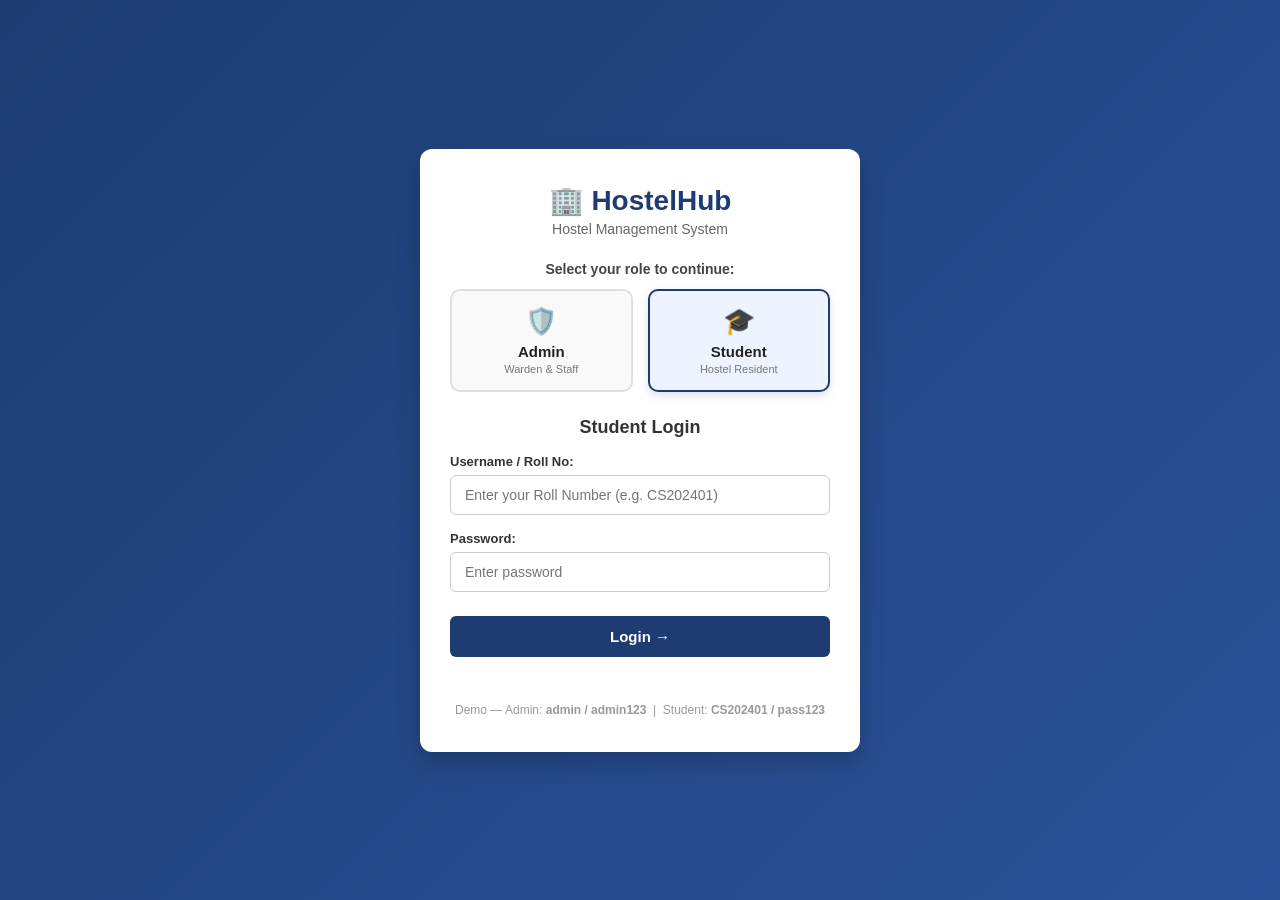
<file: frontend/index.html>
<!DOCTYPE html>
<html lang="en">
<head>
    <meta charset="UTF-8">
    <meta name="viewport" content="width=device-width, initial-scale=1.0">
    <title>HostelHub - Login</title>
    <link rel="stylesheet" href="style.css">
</head>
<body>

    <div class="login-container">

        <!-- Header / Branding -->
        <div class="login-header">
            <h1>🏢 HostelHub</h1>
            <p>Hostel Management System</p>
        </div>

        <!-- Role Selection Cards -->
        <p class="section-title">Select your role to continue:</p>

        <div class="role-container">
            <div class="role-card" id="admin-card">
                <div class="role-icon">🛡️</div>
                <h3>Admin</h3>
                <p>Warden &amp; Staff</p>
            </div>
            <div class="role-card" id="student-card">
                <div class="role-icon">🎓</div>
                <h3>Student</h3>
                <p>Hostel Resident</p>
            </div>
        </div>

        <!-- Login Form -->
        <form id="login-form">
            <!-- Hidden field — stores which role is currently selected -->
            <input type="hidden" id="selected-role" value="student">

            <h2 id="form-heading">Student Login</h2>

            <div class="form-group">
                <label for="username">Username / Roll No:</label>
                <input type="text" id="username" name="username"
                    placeholder="Enter your Roll Number (e.g. CS202401)" required>
            </div>

            <div class="form-group">
                <label for="password">Password:</label>
                <input type="password" id="password" name="password"
                    placeholder="Enter password" required>
            </div>

            <button type="submit" id="login-btn">Login →</button>

            <p id="error-message"></p>
        </form>

        <p style="text-align:center;font-size:12px;color:#999;margin-top:16px;">
            Demo — Admin: <strong>admin / admin123</strong> &nbsp;|&nbsp; Student: <strong>CS202401 / pass123</strong>
        </p>

    </div>

    <script src="login.js"></script>
</body>
</html>
</file>
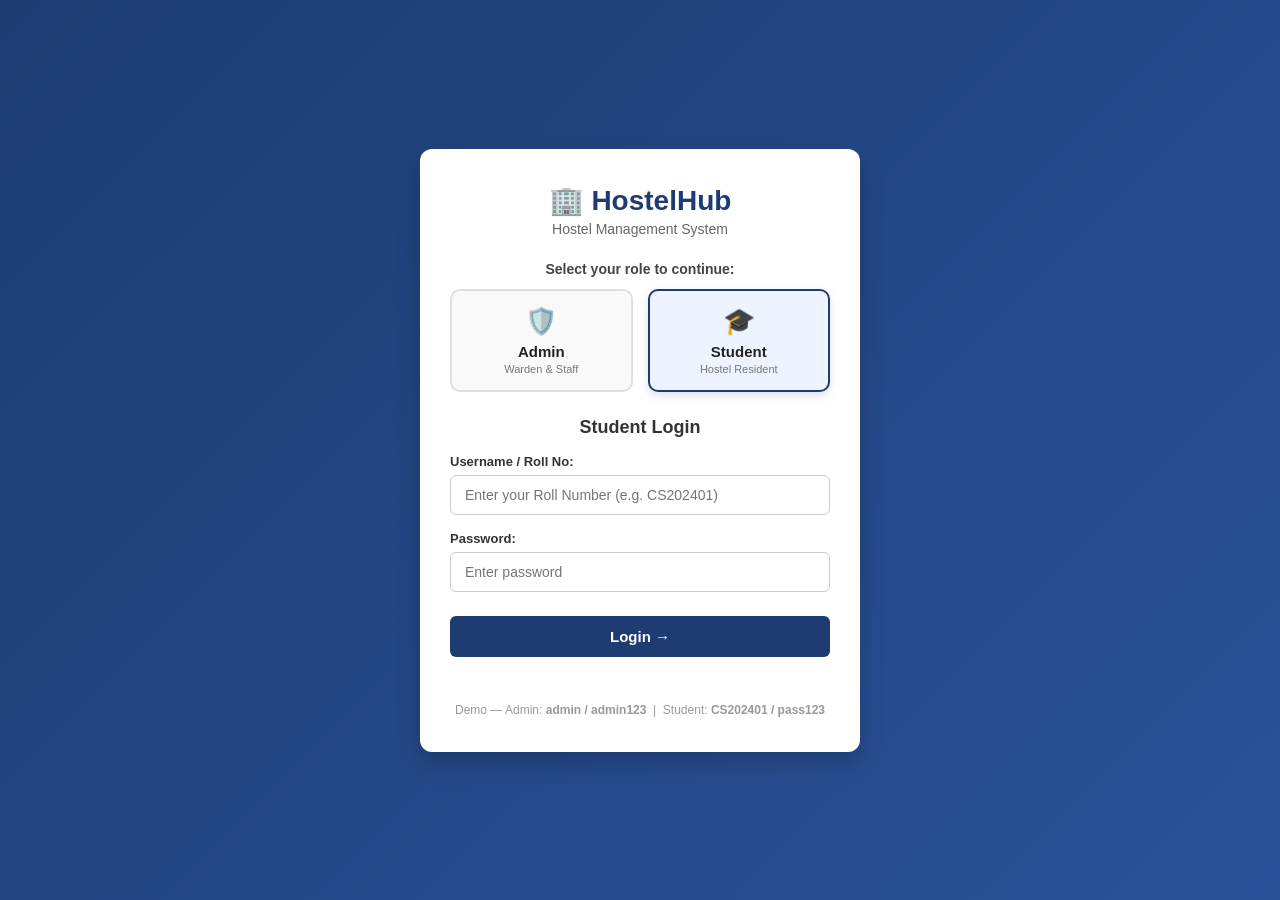
<file: frontend/admin/complaints.html>
<!DOCTYPE html>
<html lang="en">
<head>
    <meta charset="UTF-8">
    <meta name="viewport" content="width=device-width, initial-scale=1.0">
    <title>HostelHub - Complaint Management</title>
    <link rel="stylesheet" href="admin.css">
</head>
<body>

<div class="dashboard-layout">

    <aside class="sidebar">
        <div class="sidebar-brand">
            <h2>🏢 HostelHub</h2>
            <span class="role-badge">Admin Portal</span>
        </div>
        <nav class="sidebar-menu">
            <a href="dashboard.html"  class="nav-item">📊 Dashboard</a>
            <a href="students.html"   class="nav-item">👥 Students</a>
            <a href="rooms.html"      class="nav-item">🛏️ Rooms</a>
            <a href="fees.html"       class="nav-item">💳 Fees &amp; Payments</a>
            <a href="complaints.html" class="nav-item active">📝 Complaints</a>
            <a href="../index.html"   class="nav-item logout-item" id="logout-btn">🚪 Logout</a>
        </nav>
    </aside>

    <main class="main-content">

        <header class="topbar">
            <div class="topbar-title">
                <h1>Complaint Management</h1>
                <p>Review student issues and update resolution status</p>
            </div>
            <div class="user-profile">
                <span class="avatar">👨‍💼</span>
                <span class="username" id="topbar-name">Admin</span>
            </div>
        </header>

        <div class="table-section">
            <div class="toolbar">
                <div style="display:flex;gap:10px;flex-wrap:wrap;">
                    <input type="text" id="complaint-search" class="search-input" placeholder="🔍 Search by name or room...">
                    <select id="category-filter" class="filter-select">
                        <option value="all">All Categories</option>
                        <option value="Electrical">Electrical</option>
                        <option value="Plumbing">Plumbing</option>
                        <option value="Internet">Internet</option>
                        <option value="Cleanliness">Cleanliness</option>
                        <option value="Furniture">Furniture</option>
                    </select>
                    <select id="status-filter" class="filter-select">
                        <option value="all">All Status</option>
                        <option value="Pending">Pending</option>
                        <option value="In Progress">In Progress</option>
                        <option value="Resolved">Resolved</option>
                    </select>
                </div>
            </div>

            <table class="data-table">
                <thead>
                    <tr>
                        <th>Ticket ID</th>
                        <th>Student Name</th>
                        <th>Roll No</th>
                        <th>Room No</th>
                        <th>Category</th>
                        <th>Title</th>
                        <th>Date Filed</th>
                        <th>Status</th>
                        <th>Action</th>
                    </tr>
                </thead>
                <tbody id="complaints-tbody">
                    <tr><td colspan="9" style="text-align:center;padding:20px;">Loading...</td></tr>
                </tbody>
            </table>
        </div>
    </main>
</div>

<script>
    const API = 'http://127.0.0.1:8000';

    if (!localStorage.getItem('userRole') || localStorage.getItem('userRole') !== 'admin') {
        window.location.href = '../index.html';
    }
    document.getElementById('topbar-name').textContent = localStorage.getItem('userName') || 'Admin';

    document.getElementById('logout-btn').addEventListener('click', e => {
        e.preventDefault(); localStorage.clear(); window.location.href = '../index.html';
    });

    let allComplaints = [];

    async function loadComplaints() {
        const res  = await fetch(`${API}/api/complaints`);
        const data = await res.json();
        allComplaints = data.complaints;
        renderTable(allComplaints);
    }

    function renderTable(complaints) {
        const tbody = document.getElementById('complaints-tbody');
        if (complaints.length === 0) {
            tbody.innerHTML = '<tr><td colspan="9" style="text-align:center;padding:20px;">No complaints found.</td></tr>';
            return;
        }
        tbody.innerHTML = complaints.map(c => {
            const badgeClass = c.status === 'Resolved'    ? 'badge-resolved'
                             : c.status === 'In Progress' ? 'badge-progress'
                             : 'badge-pending';

            // Next status button logic
            let actionBtn = '';
            if (c.status === 'Pending') {
                actionBtn = `<button class="btn-sm btn-allocate" onclick="updateStatus(${c.id},'In Progress')">▶ Start</button>`;
            } else if (c.status === 'In Progress') {
                actionBtn = `<button class="btn-sm btn-allocate" style="background:#16a34a" onclick="updateStatus(${c.id},'Resolved')">✔ Resolve</button>`;
            } else {
                actionBtn = `<button class="btn-sm btn-manage" onclick="updateStatus(${c.id},'Pending')">↩ Reopen</button>`;
            }

            const date = c.date_filed ? new Date(c.date_filed).toLocaleDateString('en-IN') : '-';
            return `
            <tr>
                <td><strong>#CMP-${c.id}</strong></td>
                <td>${c.student_name}</td>
                <td>${c.roll_no}</td>
                <td>${c.room_no || '-'}</td>
                <td>${c.category}</td>
                <td>${c.title}</td>
                <td>${date}</td>
                <td><span class="badge ${badgeClass}">${c.status}</span></td>
                <td style="display:flex;gap:6px;">
                    ${actionBtn}
                    <button class="btn-sm" style="background:#ef4444;color:#fff;" onclick="deleteComplaint(${c.id})">🗑️</button>
                </td>
            </tr>`;
        }).join('');
    }

    async function updateStatus(id, newStatus) {
        const res  = await fetch(`${API}/api/complaints/${id}`, {
            method:  'PUT',
            headers: { 'Content-Type': 'application/json' },
            body:    JSON.stringify({ status: newStatus })
        });
        const data = await res.json();
        if (data.success) loadComplaints();
    }

    async function deleteComplaint(id) {
        if (!confirm('Delete this complaint?')) return;
        await fetch(`${API}/api/complaints/${id}`, { method: 'DELETE' });
        loadComplaints();
    }

    function applyFilters() {
        const q        = document.getElementById('complaint-search').value.toLowerCase();
        const category = document.getElementById('category-filter').value;
        const status   = document.getElementById('status-filter').value;
        renderTable(allComplaints.filter(c => {
            const matchQ = c.student_name.toLowerCase().includes(q) || (c.room_no || '').toLowerCase().includes(q);
            const matchC = category === 'all' || c.category === category;
            const matchS = status   === 'all' || c.status   === status;
            return matchQ && matchC && matchS;
        }));
    }
    document.getElementById('complaint-search').addEventListener('input', applyFilters);
    document.getElementById('category-filter').addEventListener('change', applyFilters);
    document.getElementById('status-filter').addEventListener('change', applyFilters);

    loadComplaints();
</script>

</body>
</html>
</file>
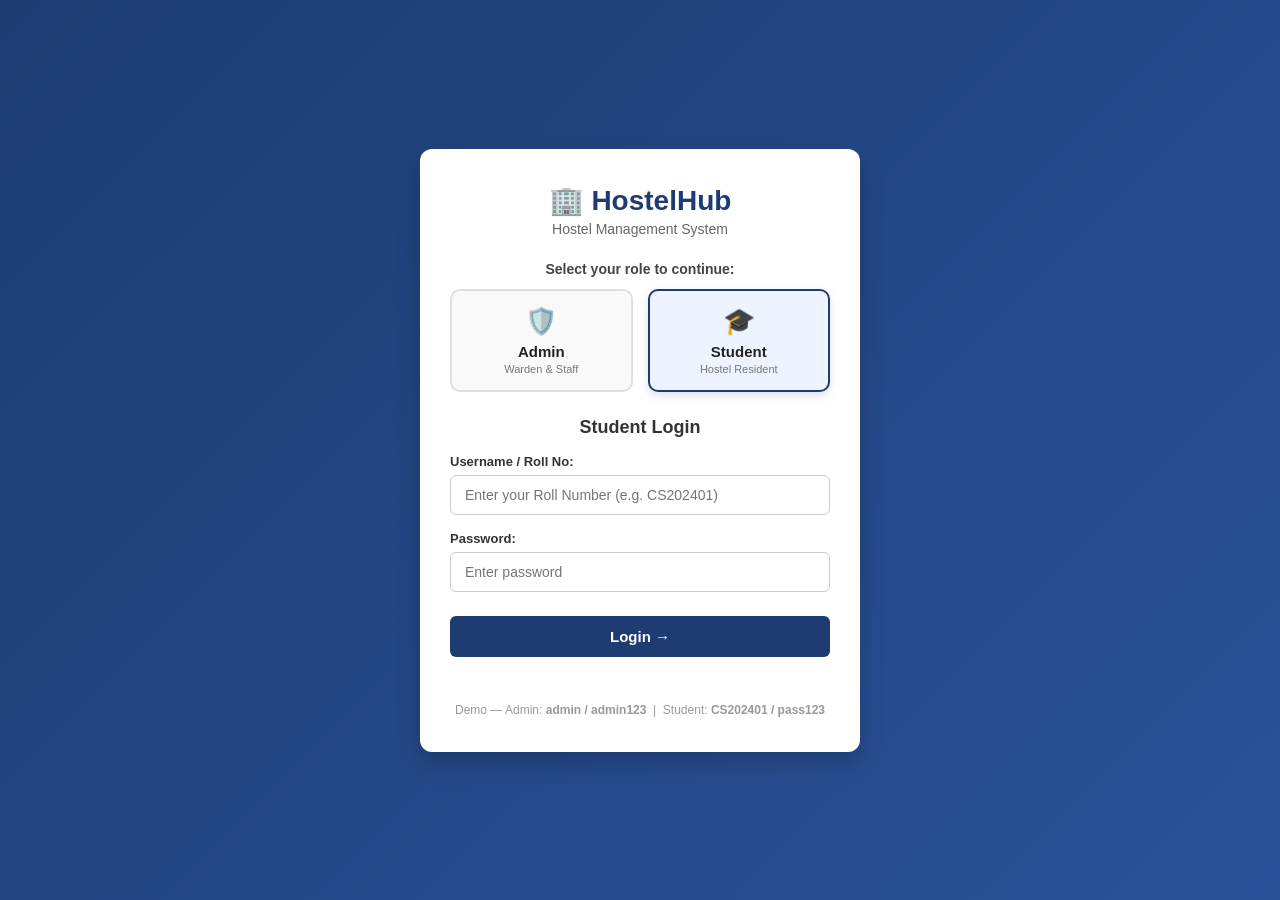
<file: frontend/admin/dashboard.html>
<!DOCTYPE html>
<html lang="en">
<head>
    <meta charset="UTF-8">
    <meta name="viewport" content="width=device-width, initial-scale=1.0">
    <title>HostelHub - Admin Dashboard</title>
    <link rel="stylesheet" href="admin.css">
</head>
<body>

<div class="dashboard-layout">

    <!-- Sidebar -->
    <aside class="sidebar">
        <div class="sidebar-brand">
            <h2>🏢 HostelHub</h2>
            <span class="role-badge">Admin Portal</span>
        </div>
        <nav class="sidebar-menu">
            <a href="dashboard.html" class="nav-item active">📊 Dashboard</a>
            <a href="students.html" class="nav-item">👥 Students</a>
            <a href="rooms.html"    class="nav-item">🛏️ Rooms</a>
            <a href="fees.html"     class="nav-item">💳 Fees &amp; Payments</a>
            <a href="complaints.html" class="nav-item">📝 Complaints</a>
            <a href="../index.html" class="nav-item logout-item" id="logout-btn">🚪 Logout</a>
        </nav>
    </aside>

    <!-- Main Content -->
    <main class="main-content">

        <header class="topbar">
            <div class="topbar-title">
                <h1>Dashboard Overview</h1>
                <p>Welcome back, <span id="admin-name">Admin</span>!</p>
            </div>
            <div class="user-profile">
                <span class="avatar">👨‍💼</span>
                <span class="username" id="topbar-name">Admin User</span>
            </div>
        </header>

        <!-- Stats Cards (filled by JS from API) -->
        <section class="stats-grid">
            <div class="stat-card">
                <div class="stat-icon">👥</div>
                <div class="stat-info">
                    <h3>Total Students</h3>
                    <p class="stat-number" id="stat-students">...</p>
                    <span class="stat-subtext">Active residents</span>
                </div>
            </div>
            <div class="stat-card">
                <div class="stat-icon">🛏️</div>
                <div class="stat-info">
                    <h3>Beds Available</h3>
                    <p class="stat-number" id="stat-rooms">...</p>
                    <span class="stat-subtext" id="stat-rooms-sub">Out of total rooms</span>
                </div>
            </div>
            <div class="stat-card">
                <div class="stat-icon">💳</div>
                <div class="stat-info">
                    <h3>Pending Fees</h3>
                    <p class="stat-number" id="stat-fees">...</p>
                    <span class="stat-subtext">Outstanding dues</span>
                </div>
            </div>
            <div class="stat-card">
                <div class="stat-icon">⚠️</div>
                <div class="stat-info">
                    <h3>Open Complaints</h3>
                    <p class="stat-number" id="stat-complaints">...</p>
                    <span class="stat-subtext">Requires attention</span>
                </div>
            </div>
        </section>

        <!-- Recent Complaints Table -->
        <section class="table-section">
            <div class="section-header">
                <h2>Recent Student Complaints</h2>
            </div>
            <table class="data-table">
                <thead>
                    <tr>
                        <th>ID</th>
                        <th>Student Name</th>
                        <th>Room No</th>
                        <th>Category</th>
                        <th>Title</th>
                        <th>Status</th>
                    </tr>
                </thead>
                <tbody id="complaints-tbody">
                    <tr><td colspan="6" style="text-align:center;padding:20px;">Loading...</td></tr>
                </tbody>
            </table>
        </section>

    </main>
</div>

<script>
    const API = 'http://127.0.0.1:8000';

    // ── Auth guard: redirect to login if not logged in ──
    const role = localStorage.getItem('userRole');
    const name = localStorage.getItem('userName');
    if (!role || role !== 'admin') {
        window.location.href = '../index.html';
    }
    document.getElementById('admin-name').textContent  = name || 'Admin';
    document.getElementById('topbar-name').textContent = name || 'Admin User';

    // ── Logout ──
    document.getElementById('logout-btn').addEventListener('click', function(e) {
        e.preventDefault();
        localStorage.clear();
        window.location.href = '../index.html';
    });

    // ── Load dashboard stats from API ──
    async function loadStats() {
        try {
            const res  = await fetch(`${API}/api/dashboard/stats`);
            const data = await res.json();
            document.getElementById('stat-students').textContent   = data.total_students;
            document.getElementById('stat-rooms').textContent      = data.available_rooms + ' / ' + data.total_rooms;
            document.getElementById('stat-fees').textContent       = '₹' + Number(data.pending_fees).toLocaleString('en-IN');
            document.getElementById('stat-complaints').textContent = data.open_complaints;
        } catch(e) {
            console.error('Stats load failed:', e);
        }
    }

    // ── Load recent complaints ──
    async function loadComplaints() {
        try {
            const res  = await fetch(`${API}/api/complaints`);
            const data = await res.json();
            const tbody = document.getElementById('complaints-tbody');
            tbody.innerHTML = '';

            const recent = data.complaints.slice(0, 5); // Show only 5 most recent
            if (recent.length === 0) {
                tbody.innerHTML = '<tr><td colspan="6" style="text-align:center;padding:20px;">No complaints yet.</td></tr>';
                return;
            }

            recent.forEach(c => {
                const badgeClass = c.status === 'Resolved'    ? 'badge-resolved'
                                 : c.status === 'In Progress' ? 'badge-progress'
                                 : 'badge-pending';
                tbody.innerHTML += `
                <tr>
                    <td><strong>#${c.id}</strong></td>
                    <td>${c.student_name}</td>
                    <td>${c.room_no || '-'}</td>
                    <td>${c.category}</td>
                    <td>${c.title}</td>
                    <td><span class="badge ${badgeClass}">${c.status}</span></td>
                </tr>`;
            });
        } catch(e) {
            document.getElementById('complaints-tbody').innerHTML =
                '<tr><td colspan="6" style="text-align:center;color:red;">Could not load complaints.</td></tr>';
        }
    }

    loadStats();
    loadComplaints();
</script>

</body>
</html>
</file>
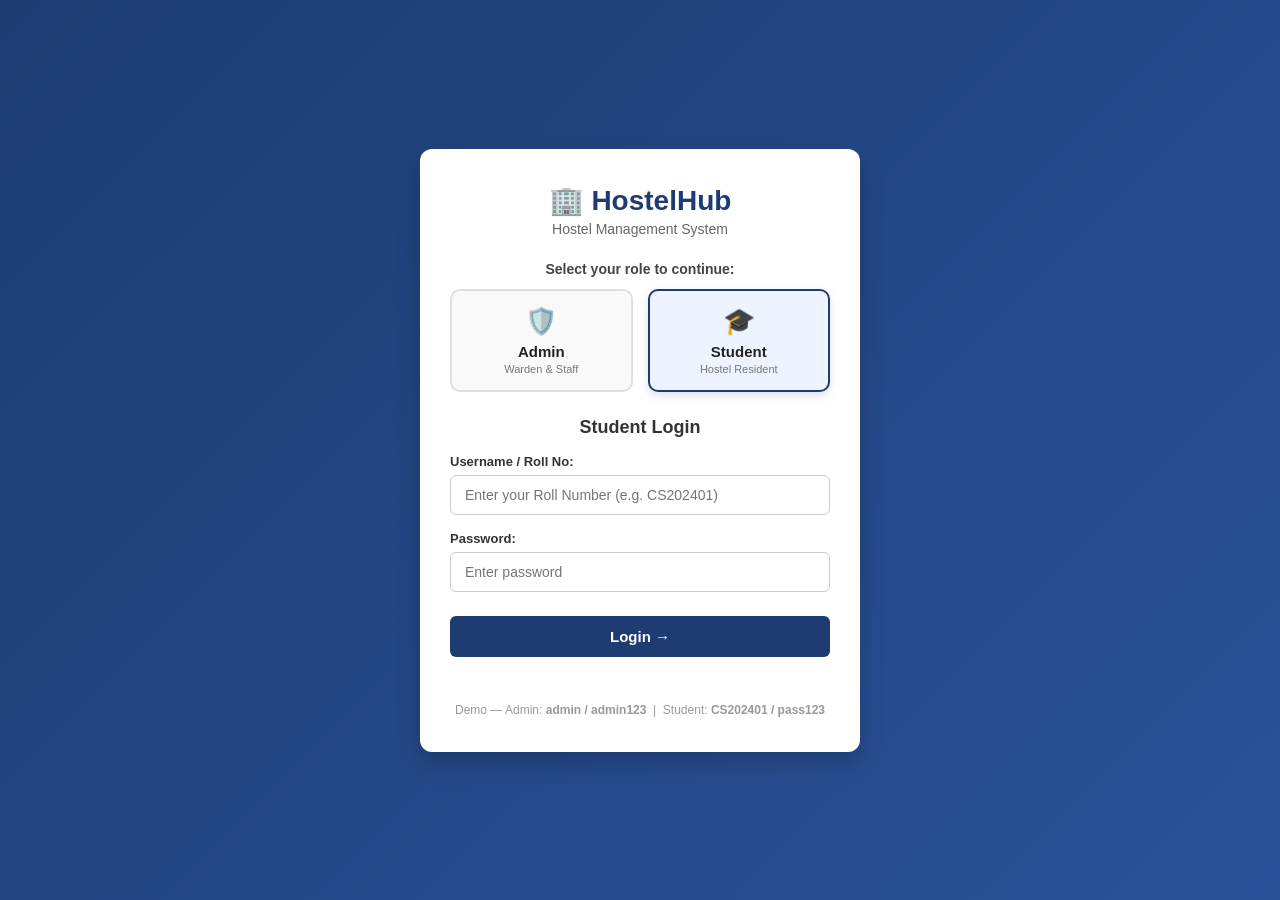
<file: frontend/admin/fees.html>
<!DOCTYPE html>
<html lang="en">
<head>
    <meta charset="UTF-8">
    <meta name="viewport" content="width=device-width, initial-scale=1.0">
    <title>HostelHub - Fee Management</title>
    <link rel="stylesheet" href="admin.css">
</head>
<body>

<div class="dashboard-layout">

    <aside class="sidebar">
        <div class="sidebar-brand">
            <h2>🏢 HostelHub</h2>
            <span class="role-badge">Admin Portal</span>
        </div>
        <nav class="sidebar-menu">
            <a href="dashboard.html"  class="nav-item">📊 Dashboard</a>
            <a href="students.html"   class="nav-item">👥 Students</a>
            <a href="rooms.html"      class="nav-item">🛏️ Rooms</a>
            <a href="fees.html"       class="nav-item active">💳 Fees &amp; Payments</a>
            <a href="complaints.html" class="nav-item">📝 Complaints</a>
            <a href="../index.html"   class="nav-item logout-item" id="logout-btn">🚪 Logout</a>
        </nav>
    </aside>

    <main class="main-content">

        <header class="topbar">
            <div class="topbar-title">
                <h1>Fee &amp; Payment Management</h1>
                <p>Track student hostel fees, outstanding dues, and payment receipts</p>
            </div>
            <div class="user-profile">
                <span class="avatar">👨‍💼</span>
                <span class="username" id="topbar-name">Admin</span>
            </div>
        </header>

        <div class="table-section">
            <div class="toolbar">
                <div style="display:flex;gap:10px;">
                    <input type="text" id="fee-search" class="search-input" placeholder="🔍 Search student or receipt...">
                    <select id="status-filter" class="filter-select">
                        <option value="all">All Status</option>
                        <option value="Paid">Paid</option>
                        <option value="Pending">Pending</option>
                    </select>
                </div>
            </div>

            <table class="data-table">
                <thead>
                    <tr>
                        <th>Receipt ID</th>
                        <th>Student Name</th>
                        <th>Roll No</th>
                        <th>Room No</th>
                        <th>Total Fee</th>
                        <th>Amount Paid</th>
                        <th>Due Balance</th>
                        <th>Payment Mode</th>
                        <th>Status</th>
                        <th>Date</th>
                        <th>Action</th>
                    </tr>
                </thead>
                <tbody id="fees-tbody">
                    <tr><td colspan="11" style="text-align:center;padding:20px;">Loading...</td></tr>
                </tbody>
            </table>
        </div>
    </main>
</div>

<!-- COLLECT DUE MODAL -->
<div id="pay-modal" style="display:none;position:fixed;inset:0;background:rgba(0,0,0,0.5);z-index:1000;">
    <div style="background:#fff;width:400px;margin:120px auto;border-radius:12px;padding:30px;">
        <h2 style="margin-bottom:20px;color:#0f172a;">💳 Record Payment</h2>
        <input type="hidden" id="pay-receipt-id">
        <div class="form-group" style="margin-bottom:14px;">
            <label style="display:block;font-size:13px;font-weight:600;color:#334155;margin-bottom:4px;">Amount Paid (₹)</label>
            <input type="number" id="pay-amount" class="search-input" style="width:100%" placeholder="e.g. 30000">
        </div>
        <div class="form-group" style="margin-bottom:14px;">
            <label style="display:block;font-size:13px;font-weight:600;color:#334155;margin-bottom:4px;">Payment Mode</label>
            <select id="pay-mode" class="filter-select" style="width:100%">
                <option>Online (UPI)</option>
                <option>NetBanking</option>
                <option>Debit Card</option>
                <option>Cash</option>
            </select>
        </div>
        <div style="display:flex;gap:12px;margin-top:20px;">
            <button class="btn-primary" style="flex:1;" onclick="submitPayment()">✅ Save Payment</button>
            <button class="btn-primary" style="flex:1;background:#64748b;" onclick="document.getElementById('pay-modal').style.display='none'">✖ Cancel</button>
        </div>
    </div>
</div>

<script>
    const API = 'http://127.0.0.1:8000';

    if (!localStorage.getItem('userRole') || localStorage.getItem('userRole') !== 'admin') {
        window.location.href = '../index.html';
    }
    document.getElementById('topbar-name').textContent = localStorage.getItem('userName') || 'Admin';

    document.getElementById('logout-btn').addEventListener('click', e => {
        e.preventDefault(); localStorage.clear(); window.location.href = '../index.html';
    });

    let allFees = [];

    async function loadFees() {
        const res  = await fetch(`${API}/api/fees`);
        const data = await res.json();
        allFees = data.fees;
        renderTable(allFees);
    }

    function renderTable(fees) {
        const tbody = document.getElementById('fees-tbody');
        if (fees.length === 0) {
            tbody.innerHTML = '<tr><td colspan="11" style="text-align:center;padding:20px;">No fee records found.</td></tr>';
            return;
        }
        tbody.innerHTML = fees.map(f => `
            <tr>
                <td><strong>#${f.receipt_id}</strong></td>
                <td>${f.name}</td>
                <td>${f.roll_no}</td>
                <td>${f.room_no || '-'}</td>
                <td>₹${Number(f.total_fee).toLocaleString('en-IN')}</td>
                <td>₹${Number(f.amount_paid).toLocaleString('en-IN')}</td>
                <td>₹${Number(f.due_balance).toLocaleString('en-IN')}</td>
                <td>${f.payment_mode || '-'}</td>
                <td><span class="badge ${f.status === 'Paid' ? 'badge-resolved' : 'badge-pending'}">${f.status}</span></td>
                <td>${f.date_paid || '-'}</td>
                <td>
                    ${f.status === 'Pending'
                        ? `<button class="btn-sm btn-allocate" onclick="openPayModal('${f.receipt_id}', ${f.total_fee})">Collect Due</button>`
                        : `<button class="btn-sm btn-manage">View Receipt</button>`
                    }
                </td>
            </tr>`).join('');
    }

    function applyFilters() {
        const q      = document.getElementById('fee-search').value.toLowerCase();
        const status = document.getElementById('status-filter').value;
        renderTable(allFees.filter(f => {
            const matchQ = f.name.toLowerCase().includes(q) || f.receipt_id.toLowerCase().includes(q) || f.roll_no.toLowerCase().includes(q);
            const matchS = status === 'all' || f.status === status;
            return matchQ && matchS;
        }));
    }
    document.getElementById('fee-search').addEventListener('input', applyFilters);
    document.getElementById('status-filter').addEventListener('change', applyFilters);

    function openPayModal(receiptId, totalFee) {
        document.getElementById('pay-receipt-id').value = receiptId;
        document.getElementById('pay-amount').value     = totalFee;
        document.getElementById('pay-modal').style.display = 'block';
    }

    async function submitPayment() {
        const receiptId = document.getElementById('pay-receipt-id').value;
        const amount    = parseFloat(document.getElementById('pay-amount').value);
        const mode      = document.getElementById('pay-mode').value;

        const res  = await fetch(`${API}/api/fees/${receiptId}`, {
            method:  'PUT',
            headers: { 'Content-Type': 'application/json' },
            body:    JSON.stringify({ amount_paid: amount, payment_mode: mode })
        });
        const data = await res.json();
        alert(data.message);
        document.getElementById('pay-modal').style.display = 'none';
        loadFees();
    }

    loadFees();
</script>

</body>
</html>
</file>
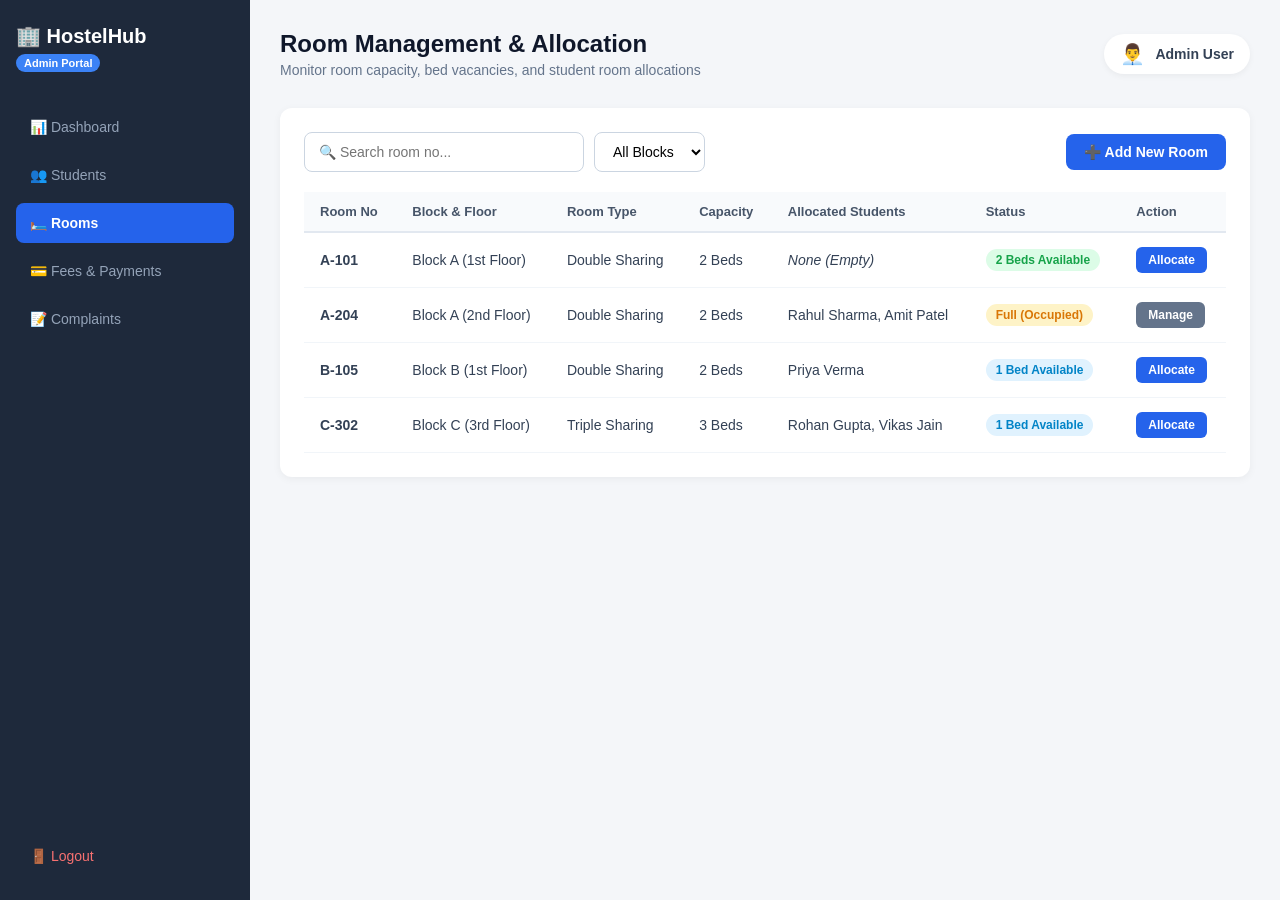
<file: frontend/admin/rooms.html>
<!DOCTYPE html>
<html lang="en">

<head>
    <meta charset="UTF-8">
    <meta name="viewport" content="width=device-width, initial-scale=1.0">
    <title>HostelHub - Room Management</title>
    <link rel="stylesheet" href="admin.css">
</head>

<body>

    <div class="dashboard-layout">

        <!-- 1. Left Sidebar Navigation -->
        <aside class="sidebar">
            <div class="sidebar-brand">
                <h2>🏢 HostelHub</h2>
                <span class="role-badge">Admin Portal</span>
            </div>

            <nav class="sidebar-menu">
                <a href="dashboard.html" class="nav-item">📊 Dashboard</a>
                <a href="students.html" class="nav-item">👥 Students</a>
                <a href="rooms.html" class="nav-item active">🛏️ Rooms</a>
                <a href="fees.html" class="nav-item">💳 Fees & Payments</a>
                <a href="complaints.html" class="nav-item">📝 Complaints</a>
                <a href="../index.html" class="nav-item logout-item">🚪 Logout</a>
            </nav>
        </aside>

        <!-- 2. Main Content Area -->
        <main class="main-content">

            <!-- Top Navbar -->
            <header class="topbar">
                <div class="topbar-title">
                    <h1>Room Management & Allocation</h1>
                    <p>Monitor room capacity, bed vacancies, and student room allocations</p>
                </div>
                <div class="user-profile">
                    <span class="avatar">👨‍💼</span>
                    <span class="username">Admin User</span>
                </div>
            </header>
            <!-- 3. Toolbar (Clean classes, no inline CSS) -->
            <div class="table-section">
                <div class="toolbar">
                    <!-- Search & Filter -->
                    <div style="display: flex; gap: 10px;">
                        <input type="text" id="room-search" class="search-input" placeholder="🔍 Search room no...">
                        <select class="filter-select">
                            <option value="all">All Blocks</option>
                            <option value="A">Block A</option>
                            <option value="B">Block B</option>
                            <option value="C">Block C</option>
                        </select>
                    </div>

                    <!-- Add Room Button -->
                    <button id="add-room-btn" class="btn-primary">
                        ➕ Add New Room
                    </button>
                </div>

                <!-- 4. Rooms Table (Clean Buttons) -->
                <table class="data-table">
                    <thead>
                        <tr>
                            <th>Room No</th>
                            <th>Block & Floor</th>
                            <th>Room Type</th>
                            <th>Capacity</th>
                            <th>Allocated Students</th>
                            <th>Status</th>
                            <th>Action</th>
                        </tr>
                    </thead>
                    <tbody>
                        <tr>
                            <td><strong>A-101</strong></td>
                            <td>Block A (1st Floor)</td>
                            <td>Double Sharing</td>
                            <td>2 Beds</td>
                            <td><em>None (Empty)</em></td>
                            <td><span class="badge badge-resolved">2 Beds Available</span></td>
                            <td>
                                <button class="btn-sm btn-allocate">Allocate</button>
                            </td>
                        </tr>
                        <tr>
                            <td><strong>A-204</strong></td>
                            <td>Block A (2nd Floor)</td>
                            <td>Double Sharing</td>
                            <td>2 Beds</td>
                            <td>Rahul Sharma, Amit Patel</td>
                            <td><span class="badge badge-pending">Full (Occupied)</span></td>
                            <td>
                                <button class="btn-sm btn-manage">Manage</button>
                            </td>
                        </tr>
                        <tr>
                            <td><strong>B-105</strong></td>
                            <td>Block B (1st Floor)</td>
                            <td>Double Sharing</td>
                            <td>2 Beds</td>
                            <td>Priya Verma</td>
                            <td><span class="badge badge-progress">1 Bed Available</span></td>
                            <td>
                                <button class="btn-sm btn-allocate">Allocate</button>
                            </td>
                        </tr>
                        <tr>
                            <td><strong>C-302</strong></td>
                            <td>Block C (3rd Floor)</td>
                            <td>Triple Sharing</td>
                            <td>3 Beds</td>
                            <td>Rohan Gupta, Vikas Jain</td>
                            <td><span class="badge badge-progress">1 Bed Available</span></td>
                            <td>
                                <button class="btn-sm btn-allocate">Allocate</button>
                            </td>
                        </tr>
                    </tbody>
                </table>
            </div>

        </main>

    </div>

</body>
</html>
</file>
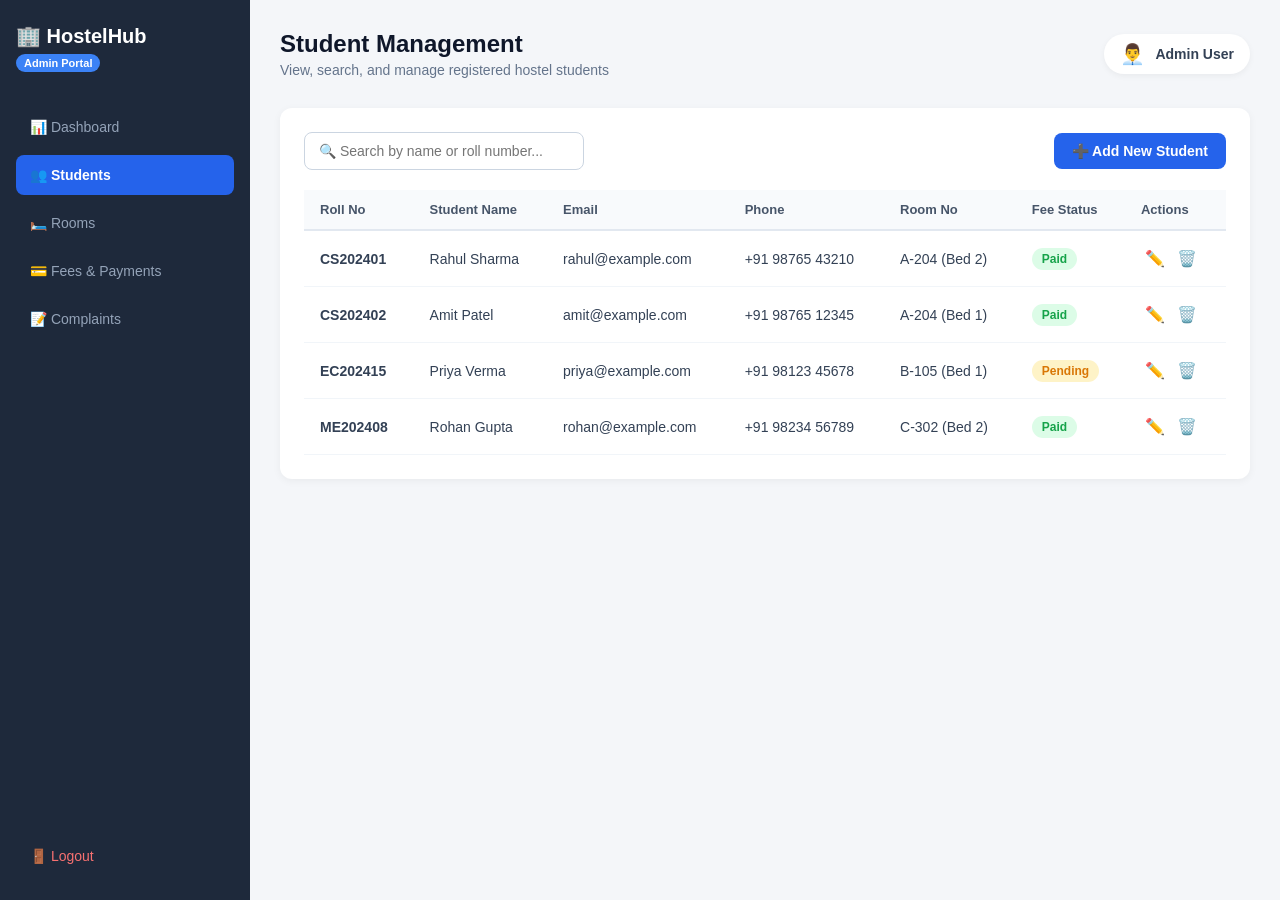
<file: frontend/admin/students.html>
<!DOCTYPE html>
<html lang="en">

<head>
    <meta charset="UTF-8">
    <meta name="viewport" content="width=device-width, initial-scale=1.0">
    <title>HostelHub - Student Management</title>
    <link rel="stylesheet" href="admin.css">
</head>

<body>

    <div class="dashboard-layout">

        <!-- 1. Left Sidebar Navigation -->
        <aside class="sidebar">
            <div class="sidebar-brand">
                <h2>🏢 HostelHub</h2>
                <span class="role-badge">Admin Portal</span>
            </div>

            <nav class="sidebar-menu">
                <a href="dashboard.html" class="nav-item">📊 Dashboard</a>
                <a href="students.html" class="nav-item active">👥 Students</a>
                <a href="rooms.html" class="nav-item">🛏️ Rooms</a>
                <a href="fees.html" class="nav-item">💳 Fees & Payments</a>
                <a href="complaints.html" class="nav-item">📝 Complaints</a>
                <a href="../index.html" class="nav-item logout-item">🚪 Logout</a>
            </nav>
        </aside>

        <!-- 2. Main Content Area -->
        <main class="main-content">

            <!-- Top Navbar -->
            <header class="topbar">
                <div class="topbar-title">
                    <h1>Student Management</h1>
                    <p>View, search, and manage registered hostel students</p>
                </div>
                <div class="user-profile">
                    <span class="avatar">👨‍💼</span>
                    <span class="username">Admin User</span>
                </div>
            </header>

            <!-- 3. Toolbar (Ab bina inline CSS ke, clean classes ke sath) -->
            <div class="table-section">
                <div class="toolbar">
                    <!-- Search Input -->
                    <input type="text" id="student-search" class="search-input"
                        placeholder="🔍 Search by name or roll number...">

                    <!-- Add Student Button -->
                    <button id="add-student-btn" class="btn-primary">
                        ➕ Add New Student
                    </button>
                </div>

                <!-- 4. Students Table (Dummy Data) -->
                <table class="data-table">
                    <thead>
                        <tr>
                            <th>Roll No</th>
                            <th>Student Name</th>
                            <th>Email</th>
                            <th>Phone</th>
                            <th>Room No</th>
                            <th>Fee Status</th>
                            <th>Actions</th>
                        </tr>
                    </thead>
                    <tbody>
                        <tr>
                            <td><strong>CS202401</strong></td>
                            <td>Rahul Sharma</td>
                            <td>rahul@example.com</td>
                            <td>+91 98765 43210</td>
                            <td>A-204 (Bed 2)</td>
                            <td><span class="badge badge-resolved">Paid</span></td>
                            <td>
                                <button class="icon-btn" title="Edit">✏️</button>
                                <button class="icon-btn" title="Delete">🗑️</button>
                            </td>
                        </tr>
                        <tr>
                            <td><strong>CS202402</strong></td>
                            <td>Amit Patel</td>
                            <td>amit@example.com</td>
                            <td>+91 98765 12345</td>
                            <td>A-204 (Bed 1)</td>
                            <td><span class="badge badge-resolved">Paid</span></td>
                            <td>
                                <button class="icon-btn" title="Edit">✏️</button>
                                <button class="icon-btn" title="Delete">🗑️</button>
                            </td>
                        </tr>
                        <tr>
                            <td><strong>EC202415</strong></td>
                            <td>Priya Verma</td>
                            <td>priya@example.com</td>
                            <td>+91 98123 45678</td>
                            <td>B-105 (Bed 1)</td>
                            <td><span class="badge badge-pending">Pending</span></td>
                            <td>
                                <button class="icon-btn" title="Edit">✏️</button>
                                <button class="icon-btn" title="Delete">🗑️</button>
                            </td>
                        </tr>
                        <tr>
                            <td><strong>ME202408</strong></td>
                            <td>Rohan Gupta</td>
                            <td>rohan@example.com</td>
                            <td>+91 98234 56789</td>
                            <td>C-302 (Bed 2)</td>
                            <td><span class="badge badge-resolved">Paid</span></td>
                            <td>
                                <button class="icon-btn" title="Edit">✏️</button>
                                <button class="icon-btn" title="Delete">🗑️</button>
                            </td>
                        </tr>
                    </tbody>
                </table>
            </div>
</file>
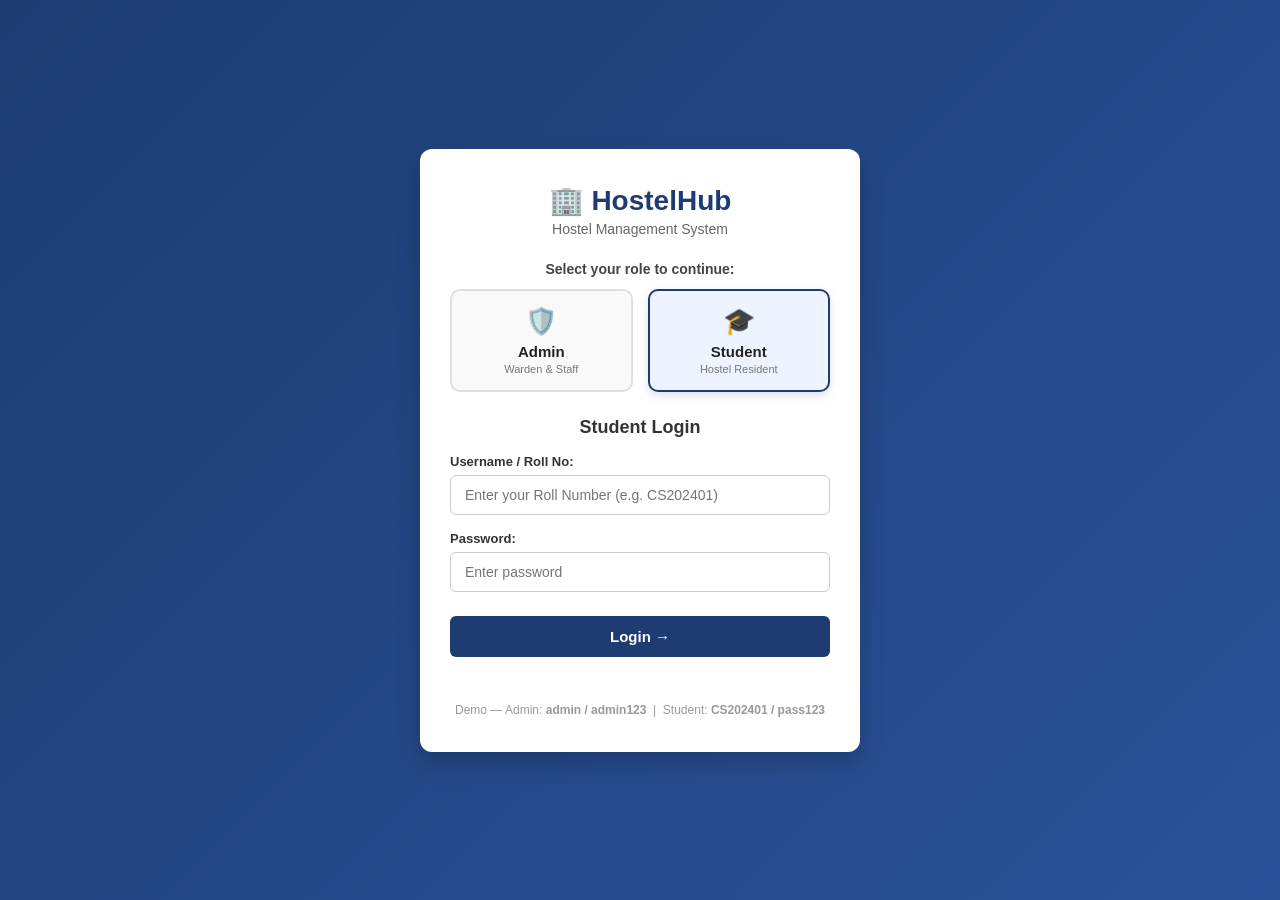
<file: frontend/student/complaints.html>
<!DOCTYPE html>
<html lang="en">
<head>
    <meta charset="UTF-8">
    <meta name="viewport" content="width=device-width, initial-scale=1.0">
    <title>HostelHub - My Complaints</title>
    <link rel="stylesheet" href="student.css">
</head>
<body>

<div class="dashboard-layout">

    <aside class="sidebar">
        <div class="sidebar-brand">
            <h2>🏢 HostelHub</h2>
            <span class="role-badge">Student Portal</span>
        </div>
        <nav class="sidebar-menu">
            <a href="dashboard.html"  class="nav-item">📊 Dashboard</a>
            <a href="room.html"       class="nav-item">🛏️ My Room</a>
            <a href="fees.html"       class="nav-item">💳 Fee Status</a>
            <a href="complaints.html" class="nav-item active">📝 My Complaints</a>
            <a href="../index.html"   class="nav-item logout-item" id="logout-btn">🚪 Logout</a>
        </nav>
    </aside>

    <main class="main-content">

        <header class="topbar">
            <div class="topbar-title">
                <h1>My Complaints &amp; Requests</h1>
                <p>Report hostel issues and track your ticket status in real time</p>
            </div>
            <div class="user-profile">
                <span class="avatar">🎓</span>
                <span class="username" id="topbar-name">Student</span>
            </div>
        </header>

        <div class="content-row">

            <!-- Left: Submit Complaint Form -->
            <section class="card-box">
                <div class="section-header">
                    <h2>📝 Submit a New Complaint</h2>
                </div>

                <form id="complaint-form">
                    <div class="form-group">
                        <label for="complaint-category">Issue Category</label>
                        <select id="complaint-category" class="form-control" required>
                            <option value="" disabled selected>-- Select category --</option>
                            <option value="Electrical">Electrical (Fan, Light, Switch)</option>
                            <option value="Plumbing">Plumbing (Tap, Leakage, Flush)</option>
                            <option value="Internet">Internet / Wi-Fi</option>
                            <option value="Cleanliness">Room / Floor Cleanliness</option>
                            <option value="Furniture">Furniture / Bed</option>
                            <option value="Other">Other</option>
                        </select>
                    </div>

                    <div class="form-group">
                        <label>Room Number</label>
                        <input type="text" id="complaint-room" class="form-control" readonly>
                    </div>

                    <div class="form-group">
                        <label for="complaint-title">Subject / Short Title</label>
                        <input type="text" id="complaint-title" class="form-control"
                            placeholder="e.g. Ceiling fan making loud noise" required>
                    </div>

                    <div class="form-group">
                        <label for="complaint-desc">Detailed Description</label>
                        <textarea id="complaint-desc" class="form-control"
                            placeholder="Describe your issue so staff can bring the right tools..." required></textarea>
                    </div>

                    <p id="form-msg" style="font-size:13px;margin-bottom:10px;"></p>
                    <button type="submit" class="btn-submit">🚀 Submit Complaint</button>
                </form>
            </section>

            <!-- Right: My Previous Complaints -->
            <section class="card-box">
                <div class="section-header">
                    <h2>📋 My Previous Complaints</h2>
                </div>
                <div id="complaints-container" style="display:flex;flex-direction:column;gap:16px;">
                    <p style="color:#94a3b8;font-size:14px;">Loading...</p>
                </div>
            </section>

        </div>

    </main>
</div>

<script>
    const API    = 'http://127.0.0.1:8000';
    const name   = localStorage.getItem('userName');
    const rollNo = localStorage.getItem('userRoll');

    if (!localStorage.getItem('userRole') || localStorage.getItem('userRole') !== 'student') {
        window.location.href = '../index.html';
    }
    document.getElementById('topbar-name').textContent = name || 'Student';

    document.getElementById('logout-btn').addEventListener('click', e => {
        e.preventDefault(); localStorage.clear(); window.location.href = '../index.html';
    });

    // Pre-fill room number from student profile
    async function prefillRoom() {
        if (!rollNo) return;
        try {
            const res  = await fetch(`${API}/api/students/${rollNo}`);
            const data = await res.json();
            if (data.success) {
                document.getElementById('complaint-room').value = data.student.room_no || '';
            }
        } catch(e) {}
    }

    // Load this student's past complaints
    async function loadComplaints() {
        if (!rollNo) {
            document.getElementById('complaints-container').innerHTML =
                '<p style="color:red;font-size:14px;">Log in to see your complaints.</p>';
            return;
        }
        try {
            const res  = await fetch(`${API}/api/complaints/student/${rollNo}`);
            const data = await res.json();
            const container = document.getElementById('complaints-container');

            if (data.complaints.length === 0) {
                container.innerHTML = '<p style="color:#94a3b8;font-size:14px;">No complaints filed yet.</p>';
                return;
            }

            container.innerHTML = data.complaints.map(c => {
                const badgeClass = c.status === 'Resolved'    ? 'badge-resolved'
                                 : c.status === 'In Progress' ? 'badge-progress'
                                 : 'badge-pending';
                const date = c.date_filed ? new Date(c.date_filed).toLocaleDateString('en-IN') : '-';
                return `
                <div class="complaint-card">
                    <div class="complaint-header">
                        <span class="complaint-id">Ticket #CMP-${c.id}</span>
                        <span class="badge ${badgeClass}">${c.status}</span>
                    </div>
                    <h3 class="complaint-title">${c.title}</h3>
                    <p class="complaint-desc">${c.description}</p>
                    <div class="complaint-meta">
                        <span>Category: ${c.category}</span> •
                        <span>Filed: ${date}</span>
                    </div>
                </div>`;
            }).join('');
        } catch(e) {
            document.getElementById('complaints-container').innerHTML =
                '<p style="color:red;font-size:14px;">Error loading complaints. Is the server running?</p>';
        }
    }

    // Submit complaint form
    document.getElementById('complaint-form').addEventListener('submit', async function(e) {
        e.preventDefault();
        const msgEl = document.getElementById('form-msg');
        msgEl.style.color = '#64748b';
        msgEl.textContent = 'Submitting...';

        const payload = {
            student_name: name   || 'Unknown',
            roll_no:      rollNo || 'N/A',
            room_no:      document.getElementById('complaint-room').value,
            category:     document.getElementById('complaint-category').value,
            title:        document.getElementById('complaint-title').value,
            description:  document.getElementById('complaint-desc').value
        };

        try {
            const res  = await fetch(`${API}/api/complaints`, {
                method:  'POST',
                headers: { 'Content-Type': 'application/json' },
                body:    JSON.stringify(payload)
            });
            const data = await res.json();

            if (data.success) {
                msgEl.style.color = '#16a34a';
                msgEl.textContent = '✅ Complaint submitted! Ticket #CMP-' + data.id;
                this.reset();
                prefillRoom();   // re-fill the room field
                loadComplaints(); // refresh the right panel
            } else {
                msgEl.style.color = 'red';
                msgEl.textContent = 'Error: ' + (data.detail || 'Could not submit.');
            }
        } catch(e) {
            msgEl.style.color = 'red';
            msgEl.textContent = 'Cannot reach backend. Is the server running?';
        }
    });

    prefillRoom();
    loadComplaints();
</script>

</body>
</html>
</file>
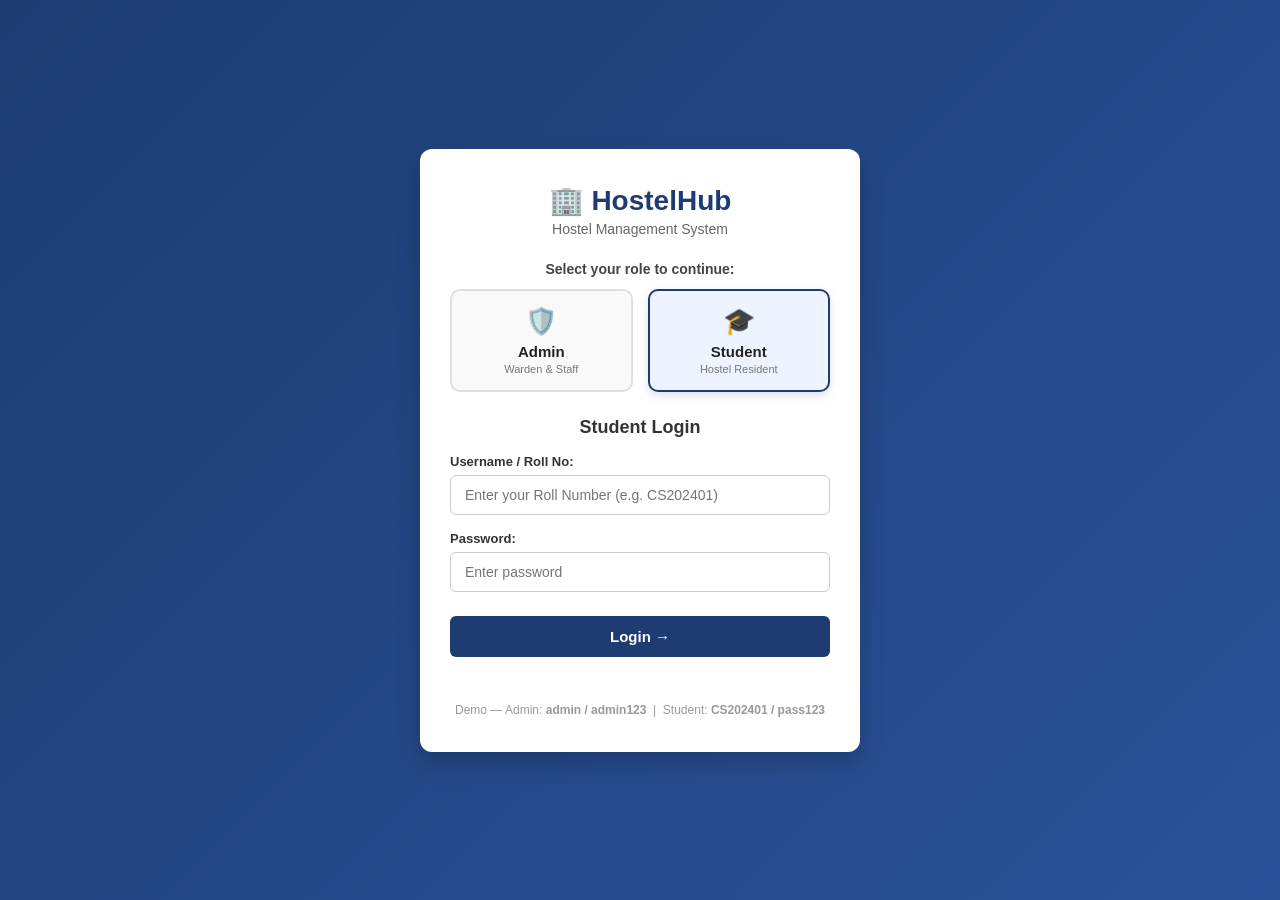
<file: frontend/student/dashboard.html>
<!DOCTYPE html>
<html lang="en">
<head>
    <meta charset="UTF-8">
    <meta name="viewport" content="width=device-width, initial-scale=1.0">
    <title>HostelHub - Student Dashboard</title>
    <link rel="stylesheet" href="student.css">
</head>
<body>

<div class="dashboard-layout">

    <aside class="sidebar">
        <div class="sidebar-brand">
            <h2>🏢 HostelHub</h2>
            <span class="role-badge">Student Portal</span>
        </div>
        <nav class="sidebar-menu">
            <a href="dashboard.html"  class="nav-item active">📊 Dashboard</a>
            <a href="room.html"       class="nav-item">🛏️ My Room</a>
            <a href="fees.html"       class="nav-item">💳 Fee Status</a>
            <a href="complaints.html" class="nav-item">📝 My Complaints</a>
            <a href="../index.html"   class="nav-item logout-item" id="logout-btn">🚪 Logout</a>
        </nav>
    </aside>

    <main class="main-content">

        <header class="topbar">
            <div class="topbar-title">
                <h1>Student Portal</h1>
                <p>Welcome back, <span id="student-greeting">Student</span>!</p>
            </div>
            <div class="user-profile">
                <span class="avatar">🎓</span>
                <span class="username" id="topbar-name">Student</span>
            </div>
        </header>

        <!-- Info Cards -->
        <section class="stats-grid">
            <div class="stat-card">
                <div class="stat-icon">🛏️</div>
                <div class="stat-info">
                    <h3>Assigned Room</h3>
                    <p class="stat-number" id="stat-room">...</p>
                    <span class="stat-subtext" id="stat-room-sub">Loading...</span>
                </div>
            </div>
            <div class="stat-card">
                <div class="stat-icon">🎓</div>
                <div class="stat-info">
                    <h3>Roll Number</h3>
                    <p class="stat-number" id="stat-roll">...</p>
                    <span class="stat-subtext" id="stat-course">Loading...</span>
                </div>
            </div>
            <div class="stat-card">
                <div class="stat-icon">💳</div>
                <div class="stat-info">
                    <h3>Fee Status</h3>
                    <p class="stat-number" id="stat-fee">...</p>
                    <span class="stat-subtext" id="stat-fee-sub">Loading...</span>
                </div>
            </div>
            <div class="stat-card">
                <div class="stat-icon">📝</div>
                <div class="stat-info">
                    <h3>My Complaints</h3>
                    <p class="stat-number" id="stat-complaints">...</p>
                    <span class="stat-subtext" id="stat-complaints-sub">Loading...</span>
                </div>
            </div>
        </section>

        <!-- Notice Board + Active Complaint -->
        <div class="content-row">

            <section class="card-box">
                <div class="section-header">
                    <h2>📢 Hostel Notice Board</h2>
                </div>
                <div class="notice-list" id="notice-list">
                    <p style="color:#94a3b8;font-size:14px;">Loading notices...</p>
                </div>
            </section>

            <section class="card-box">
                <div class="section-header">
                    <h2>🛠️ My Latest Complaint</h2>
                </div>
                <div id="latest-complaint">
                    <p style="color:#94a3b8;font-size:14px;">Loading...</p>
                </div>
            </section>

        </div>

    </main>
</div>

<script>
    const API = 'http://127.0.0.1:8000';

    const role    = localStorage.getItem('userRole');
    const name    = localStorage.getItem('userName');
    const rollNo  = localStorage.getItem('userRoll');

    if (!role || role !== 'student') {
        window.location.href = '../index.html';
    }

    document.getElementById('student-greeting').textContent = name || 'Student';
    document.getElementById('topbar-name').textContent      = name || 'Student';

    document.getElementById('logout-btn').addEventListener('click', e => {
        e.preventDefault(); localStorage.clear(); window.location.href = '../index.html';
    });

    // Load student profile
    async function loadProfile() {
        if (!rollNo) return;
        try {
            const res  = await fetch(`${API}/api/students/${rollNo}`);
            const data = await res.json();
            if (!data.success) return;
            const s = data.student;

            document.getElementById('stat-room').textContent     = s.room_no || 'Not assigned';
            document.getElementById('stat-room-sub').textContent = `Block, Bed #${s.bed_no || '-'}`;
            document.getElementById('stat-roll').textContent     = s.roll_no;
            document.getElementById('stat-course').textContent   = `${s.course || ''} - Year ${s.year || ''}`;

            const feeEl    = document.getElementById('stat-fee');
            const feeSubEl = document.getElementById('stat-fee-sub');
            if (s.fee_status === 'Paid') {
                feeEl.textContent    = '₹0 Due';
                feeSubEl.textContent = 'All dues cleared ✅';
                feeSubEl.className   = 'stat-subtext text-success';
            } else {
                feeEl.textContent    = 'Pending';
                feeSubEl.textContent = 'Fee due ⚠️';
                feeSubEl.className   = 'stat-subtext text-warning';
            }
        } catch(e) { console.error(e); }
    }

    // Load notices
    async function loadNotices() {
        try {
            const res  = await fetch(`${API}/api/notices`);
            const data = await res.json();
            const list = document.getElementById('notice-list');
            if (!data.notices || data.notices.length === 0) {
                list.innerHTML = '<p style="color:#94a3b8;font-size:14px;">No notices posted yet.</p>';
                return;
            }
            list.innerHTML = data.notices.map(n => {
                const date = new Date(n.created_at).toLocaleDateString('en-IN', { day:'2-digit', month:'short' });
                return `
                <div class="notice-item">
                    <span class="notice-date">${date}</span>
                    <div class="notice-body">
                        <h4>${n.title}</h4>
                        <p>${n.body}</p>
                    </div>
                </div>`;
            }).join('');
        } catch(e) { console.error(e); }
    }

    // Load latest complaint
    async function loadLatestComplaint() {
        if (!rollNo) return;
        try {
            const res  = await fetch(`${API}/api/complaints/student/${rollNo}`);
            const data = await res.json();
            const el   = document.getElementById('latest-complaint');
            const compCountEl = document.getElementById('stat-complaints');
            const compSubEl   = document.getElementById('stat-complaints-sub');

            compCountEl.textContent = data.complaints.length;

            const active = data.complaints.filter(c => c.status !== 'Resolved');
            compSubEl.textContent = active.length > 0 ? `${active.length} Active` : 'All resolved ✅';
            compSubEl.className   = active.length > 0 ? 'stat-subtext text-warning' : 'stat-subtext text-success';

            if (data.complaints.length === 0) {
                el.innerHTML = '<p style="color:#94a3b8;font-size:14px;">No complaints filed yet.</p>';
                return;
            }
            const c = data.complaints[0];
            const badgeClass = c.status === 'Resolved'    ? 'badge-resolved'
                             : c.status === 'In Progress' ? 'badge-progress'
                             : 'badge-pending';
            el.innerHTML = `
            <div class="complaint-card">
                <div class="complaint-header">
                    <span class="complaint-id">Ticket #CMP-${c.id}</span>
                    <span class="badge ${badgeClass}">${c.status}</span>
                </div>
                <h3 class="complaint-title">${c.title}</h3>
                <p class="complaint-desc">${c.description}</p>
                <div class="complaint-meta">
                    <span>Category: ${c.category}</span> •
                    <span>Filed: ${new Date(c.date_filed).toLocaleDateString('en-IN')}</span>
                </div>
            </div>`;
        } catch(e) { console.error(e); }
    }

    loadProfile();
    loadNotices();
    loadLatestComplaint();
</script>

</body>
</html>
</file>
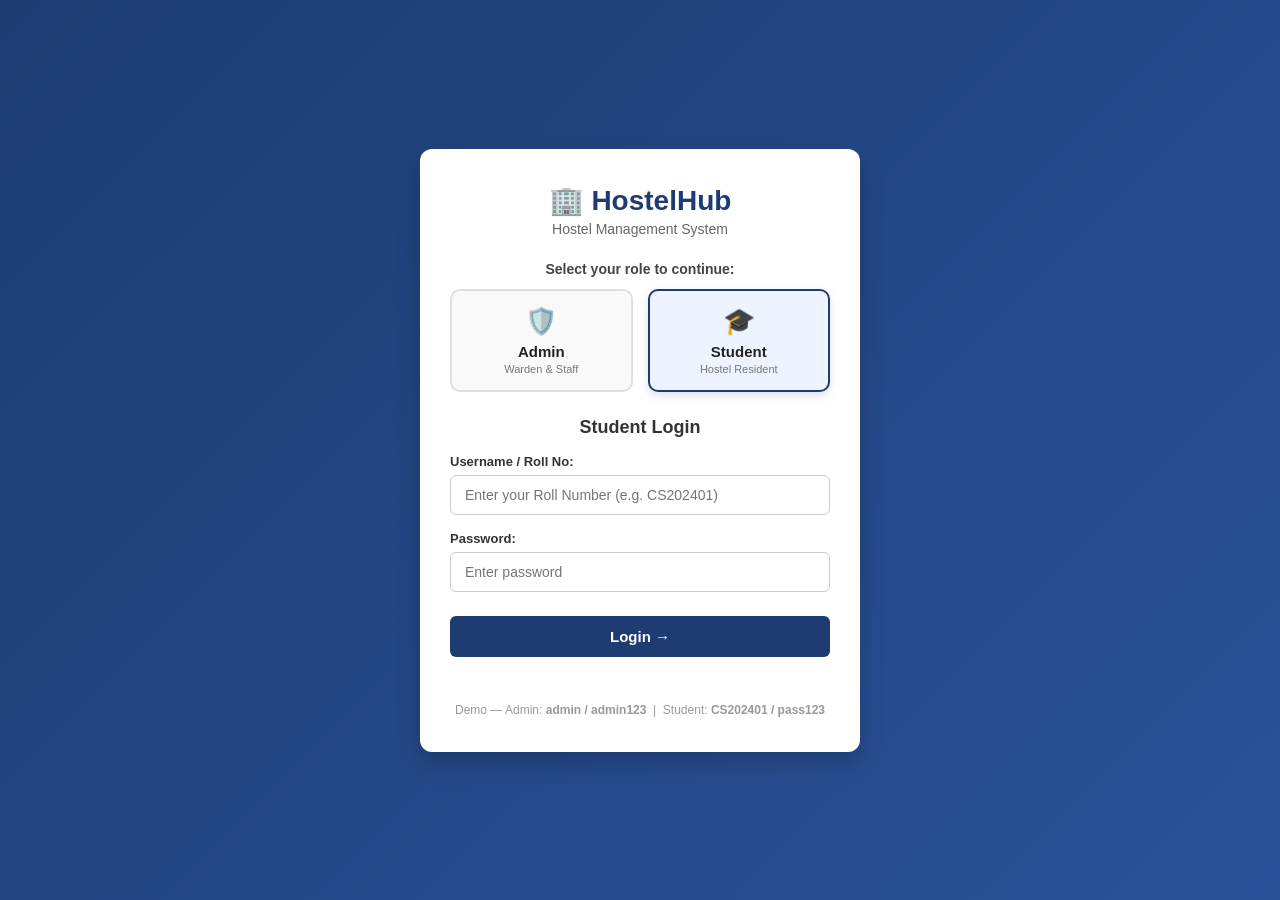
<file: frontend/student/fees.html>
<!DOCTYPE html>
<html lang="en">
<head>
    <meta charset="UTF-8">
    <meta name="viewport" content="width=device-width, initial-scale=1.0">
    <title>HostelHub - Fee Status</title>
    <link rel="stylesheet" href="student.css">
</head>
<body>

<div class="dashboard-layout">

    <aside class="sidebar">
        <div class="sidebar-brand">
            <h2>🏢 HostelHub</h2>
            <span class="role-badge">Student Portal</span>
        </div>
        <nav class="sidebar-menu">
            <a href="dashboard.html"  class="nav-item">📊 Dashboard</a>
            <a href="room.html"       class="nav-item">🛏️ My Room</a>
            <a href="fees.html"       class="nav-item active">💳 Fee Status</a>
            <a href="complaints.html" class="nav-item">📝 My Complaints</a>
            <a href="../index.html"   class="nav-item logout-item" id="logout-btn">🚪 Logout</a>
        </nav>
    </aside>

    <main class="main-content">

        <header class="topbar">
            <div class="topbar-title">
                <h1>Fee Status &amp; Invoices</h1>
                <p>Track your semester fee, dues, and payment receipts</p>
            </div>
            <div class="user-profile">
                <span class="avatar">🎓</span>
                <span class="username" id="topbar-name">Student</span>
            </div>
        </header>

        <!-- Fee Summary Cards -->
        <section class="stats-grid">
            <div class="stat-card">
                <div class="stat-icon">💳</div>
                <div class="stat-info">
                    <h3>Total Semester Fee</h3>
                    <p class="stat-number" id="stat-total">...</p>
                    <span class="stat-subtext">Hostel &amp; Mess Fee</span>
                </div>
            </div>
            <div class="stat-card">
                <div class="stat-icon">💵</div>
                <div class="stat-info">
                    <h3>Amount Paid</h3>
                    <p class="stat-number" id="stat-paid">...</p>
                    <span class="stat-subtext" id="stat-paid-sub">Loading...</span>
                </div>
            </div>
            <div class="stat-card">
                <div class="stat-icon" id="stat-icon-due">✅</div>
                <div class="stat-info">
                    <h3>Remaining Balance</h3>
                    <p class="stat-number" id="stat-due">...</p>
                    <span class="stat-subtext" id="stat-due-sub">Loading...</span>
                </div>
            </div>
        </section>

        <!-- Payment History Table -->
        <section class="card-box">
            <div class="section-header">
                <h2>📄 Payment Receipts &amp; Transactions</h2>
            </div>
            <table class="data-table">
                <thead>
                    <tr>
                        <th>Receipt ID</th>
                        <th>Description</th>
                        <th>Total Fee</th>
                        <th>Amount Paid</th>
                        <th>Balance Due</th>
                        <th>Payment Mode</th>
                        <th>Date Paid</th>
                        <th>Status</th>
                    </tr>
                </thead>
                <tbody id="fees-tbody">
                    <tr><td colspan="8" style="text-align:center;padding:20px;">Loading...</td></tr>
                </tbody>
            </table>
        </section>

    </main>
</div>

<script>
    const API    = 'http://127.0.0.1:8000';
    const name   = localStorage.getItem('userName');
    const rollNo = localStorage.getItem('userRoll');

    if (!localStorage.getItem('userRole') || localStorage.getItem('userRole') !== 'student') {
        window.location.href = '../index.html';
    }
    document.getElementById('topbar-name').textContent = name || 'Student';

    document.getElementById('logout-btn').addEventListener('click', e => {
        e.preventDefault(); localStorage.clear(); window.location.href = '../index.html';
    });

    async function loadFees() {
        if (!rollNo) return;
        try {
            const res  = await fetch(`${API}/api/fees/${rollNo}`);
            const data = await res.json();
            const fees = data.fees;

            if (!fees || fees.length === 0) {
                document.getElementById('fees-tbody').innerHTML =
                    '<tr><td colspan="8" style="text-align:center;padding:20px;">No fee records found.</td></tr>';
                document.getElementById('stat-total').textContent = '₹0';
                document.getElementById('stat-paid').textContent  = '₹0';
                document.getElementById('stat-due').textContent   = '₹0';
                return;
            }

            // Summary from the first (and usually only) fee record
            const f = fees[0];
            document.getElementById('stat-total').textContent    = '₹' + Number(f.total_fee).toLocaleString('en-IN');
            document.getElementById('stat-paid').textContent     = '₹' + Number(f.amount_paid).toLocaleString('en-IN');
            document.getElementById('stat-paid-sub').textContent = f.payment_mode || 'Online';

            const due = Number(f.due_balance);
            document.getElementById('stat-due').textContent = '₹' + due.toLocaleString('en-IN');
            if (due === 0) {
                document.getElementById('stat-due-sub').textContent = 'No pending dues ✅';
                document.getElementById('stat-due-sub').className   = 'stat-subtext text-success';
                document.getElementById('stat-icon-due').textContent = '✅';
            } else {
                document.getElementById('stat-due-sub').textContent = 'Payment pending ⚠️';
                document.getElementById('stat-due-sub').className   = 'stat-subtext text-warning';
                document.getElementById('stat-icon-due').textContent = '⚠️';
            }

            // Table rows
            document.getElementById('fees-tbody').innerHTML = fees.map(fee => `
                <tr>
                    <td><strong>#${fee.receipt_id}</strong></td>
                    <td>${fee.description || 'Semester Fee'}</td>
                    <td>₹${Number(fee.total_fee).toLocaleString('en-IN')}</td>
                    <td>₹${Number(fee.amount_paid).toLocaleString('en-IN')}</td>
                    <td>₹${Number(fee.due_balance).toLocaleString('en-IN')}</td>
                    <td>${fee.payment_mode || '-'}</td>
                    <td>${fee.date_paid || 'Not paid'}</td>
                    <td><span class="badge ${fee.status === 'Paid' ? 'badge-resolved' : 'badge-pending'}">${fee.status}</span></td>
                </tr>`).join('');

        } catch(e) {
            console.error(e);
            document.getElementById('fees-tbody').innerHTML =
                '<tr><td colspan="8" style="text-align:center;color:red;">Error loading fees. Is the server running?</td></tr>';
        }
    }

    loadFees();
</script>

</body>
</html>
</file>
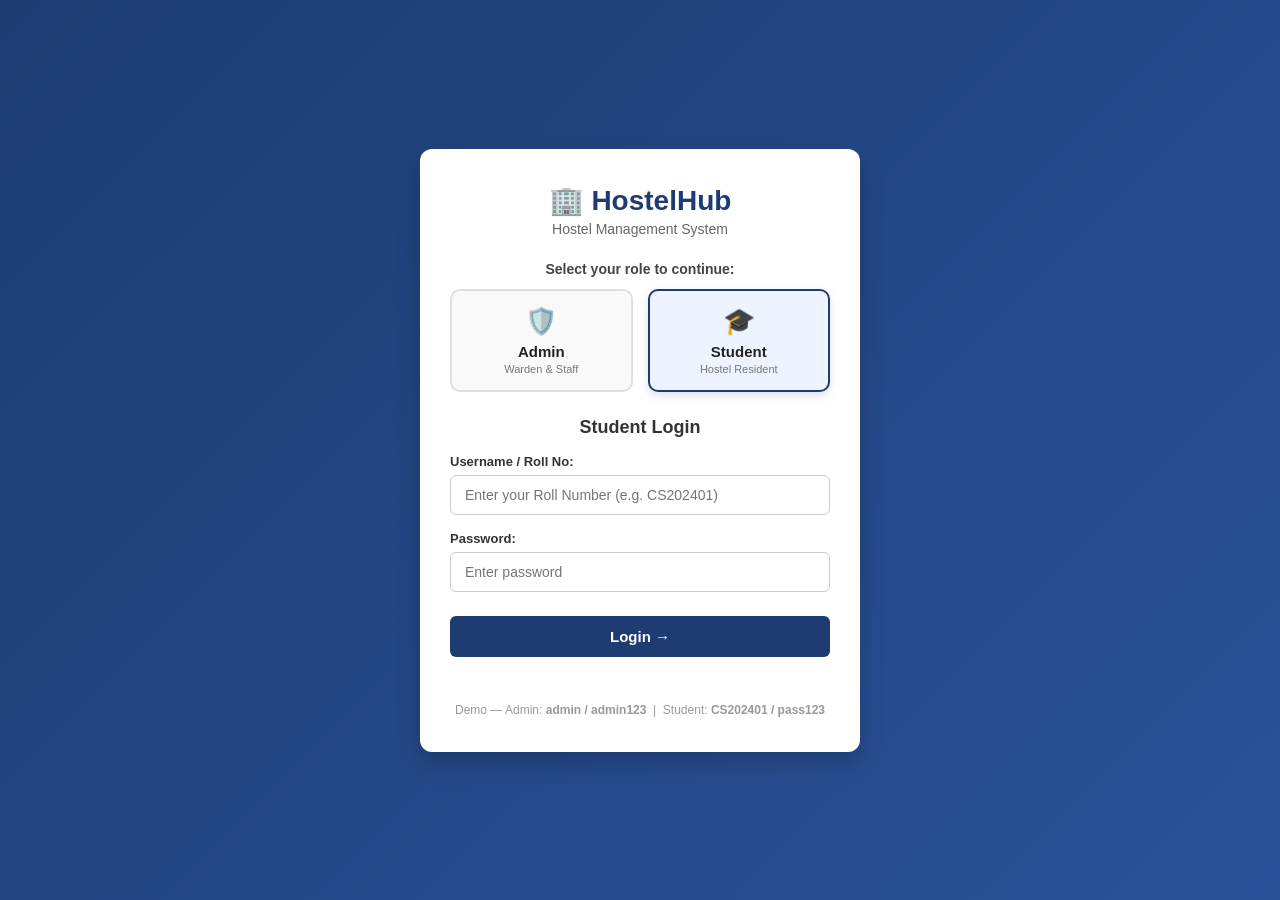
<file: frontend/student/room.html>
<!DOCTYPE html>
<html lang="en">
<head>
    <meta charset="UTF-8">
    <meta name="viewport" content="width=device-width, initial-scale=1.0">
    <title>HostelHub - My Room Details</title>
    <link rel="stylesheet" href="student.css">
</head>
<body>

<div class="dashboard-layout">

    <aside class="sidebar">
        <div class="sidebar-brand">
            <h2>🏢 HostelHub</h2>
            <span class="role-badge">Student Portal</span>
        </div>
        <nav class="sidebar-menu">
            <a href="dashboard.html"  class="nav-item">📊 Dashboard</a>
            <a href="room.html"       class="nav-item active">🛏️ My Room</a>
            <a href="fees.html"       class="nav-item">💳 Fee Status</a>
            <a href="complaints.html" class="nav-item">📝 My Complaints</a>
            <a href="../index.html"   class="nav-item logout-item" id="logout-btn">🚪 Logout</a>
        </nav>
    </aside>

    <main class="main-content">

        <header class="topbar">
            <div class="topbar-title">
                <h1>My Room Details</h1>
                <p>Your assigned room, bed, and roommate information</p>
            </div>
            <div class="user-profile">
                <span class="avatar">🎓</span>
                <span class="username" id="topbar-name">Student</span>
            </div>
        </header>

        <div class="content-row" id="room-content">
            <p style="padding:20px;color:#94a3b8;">Loading room details...</p>
        </div>

    </main>
</div>

<script>
    const API    = 'http://127.0.0.1:8000';
    const name   = localStorage.getItem('userName');
    const rollNo = localStorage.getItem('userRoll');

    if (!localStorage.getItem('userRole') || localStorage.getItem('userRole') !== 'student') {
        window.location.href = '../index.html';
    }
    document.getElementById('topbar-name').textContent = name || 'Student';

    document.getElementById('logout-btn').addEventListener('click', e => {
        e.preventDefault(); localStorage.clear(); window.location.href = '../index.html';
    });

    async function loadRoom() {
        if (!rollNo) {
            document.getElementById('room-content').innerHTML = '<p style="padding:20px;color:red;">Could not identify student. Please log in again.</p>';
            return;
        }
        try {
            const res  = await fetch(`${API}/api/students/${rollNo}`);
            const data = await res.json();
            if (!data.success) return;
            const me = data.student;

            // Get all students in the same room (roommates)
            const resAll  = await fetch(`${API}/api/students`);
            const dataAll = await resAll.json();
            const roommates = dataAll.students.filter(s => s.room_no === me.room_no && s.roll_no !== me.roll_no);

            // Get room details
            const resRoom  = await fetch(`${API}/api/rooms`);
            const dataRoom = await resRoom.json();
            const myRoom   = dataRoom.rooms.find(r => r.room_no === me.room_no) || {};

            const roomCard = `
            <section class="card-box">
                <div class="section-header"><h2>🛏️ Room Specifications</h2></div>
                <div class="info-list">
                    <div class="info-row"><span class="info-label">Room Number</span><strong>${me.room_no || 'Not assigned'}</strong></div>
                    <div class="info-row"><span class="info-label">Block &amp; Floor</span><strong>${myRoom.block ? 'Block ' + myRoom.block + ', Floor ' + myRoom.floor : '-'}</strong></div>
                    <div class="info-row"><span class="info-label">Assigned Bed</span><strong>Bed #${me.bed_no || '-'}</strong></div>
                    <div class="info-row"><span class="info-label">Room Type</span><strong>${myRoom.room_type || '-'}</strong></div>
                    <div class="info-row"><span class="info-label">Capacity</span><strong>${myRoom.capacity || '-'} Beds</strong></div>
                    <div class="info-row"><span class="info-label">Amenities</span><span>Fan, Study Table, Cupboard, Wi-Fi</span></div>
                </div>
            </section>`;

            const roommateCards = roommates.length > 0
                ? roommates.map(r => `
                    <section class="card-box">
                        <div class="section-header"><h2>🧑‍🎓 Roommate</h2></div>
                        <div class="profile-header">
                            <div class="profile-avatar-lg">👨‍💻</div>
                            <h3 class="profile-name">${r.name}</h3>
                            <p class="profile-subtitle">Bed #${r.bed_no}</p>
                        </div>
                        <div class="info-list">
                            <div class="info-row"><span class="info-label">Roll No</span><strong>${r.roll_no}</strong></div>
                            <div class="info-row"><span class="info-label">Course</span><strong>${r.course} - Year ${r.year}</strong></div>
                            <div class="info-row"><span class="info-label">Email</span><strong>${r.email}</strong></div>
                            <div class="info-row"><span class="info-label">Phone</span><strong>${r.phone || '-'}</strong></div>
                        </div>
                    </section>`).join('')
                : `<section class="card-box">
                        <div class="section-header"><h2>🧑‍🎓 Roommate</h2></div>
                        <p style="color:#94a3b8;font-size:14px;padding:10px 0;">No roommate assigned yet.</p>
                   </section>`;

            document.getElementById('room-content').innerHTML = roomCard + roommateCards;

        } catch(e) {
            document.getElementById('room-content').innerHTML = '<p style="padding:20px;color:red;">Error loading room details. Is the server running?</p>';
            console.error(e);
        }
    }

    loadRoom();
</script>

</body>
</html>
</file>
<file: frontend/style.css>
/* 1. Global Reset & Body Styling */
* {
    margin: 0;
    padding: 0;
    box-sizing: border-box;
    font-family: 'Segoe UI', Tahoma, Geneva, Verdana, sans-serif;
}

body {
    background: linear-gradient(135deg, #1e3c72, #2a5298);
    min-height: 100vh;
    display: flex;
    justify-content: center;
    align-items: center;
    padding: 20px;
}

/* 2. Main Login Card Container */
.login-container {
    background: #ffffff;
    width: 100%;
    max-width: 440px;
    padding: 35px 30px;
    border-radius: 12px;
    box-shadow: 0 10px 25px rgba(0, 0, 0, 0.2);
}

/* 3. Header / Branding */
.login-header {
    text-align: center;
    margin-bottom: 24px;
}

.login-header h1 {
    color: #1e3c72;
    font-size: 28px;
    font-weight: 700;
}

.login-header p {
    color: #666;
    font-size: 14px;
    margin-top: 4px;
}

.section-title {
    font-size: 14px;
    color: #444;
    font-weight: 600;
    margin-bottom: 12px;
    text-align: center;
}

/* 4. Role Selection Cards */
.role-container {
    display: flex;
    gap: 15px;
    margin-bottom: 25px;
}

.role-card {
    flex: 1;
    border: 2px solid #e0e0e0;
    border-radius: 10px;
    padding: 15px 10px;
    text-align: center;
    cursor: pointer;
    transition: all 0.25s ease;
    background-color: #f9f9f9;
}

.role-card:hover {
    border-color: #2a5298;
    transform: translateY(-2px);
}

/* When a card is active/selected */
.role-card.active {
    border-color: #1e3c72;
    background-color: #eef4ff;
    box-shadow: 0 4px 10px rgba(30, 60, 114, 0.15);
}

.role-icon {
    font-size: 26px;
    margin-bottom: 6px;
}

.role-card h3 {
    font-size: 15px;
    color: #222;
}

.role-card p {
    font-size: 11px;
    color: #777;
    margin-top: 3px;
}

/* 5. Login Form Styling */
#form-heading {
    font-size: 18px;
    color: #333;
    margin-bottom: 16px;
    text-align: center;
}

.form-group {
    margin-bottom: 16px;
}

.form-group label {
    display: block;
    font-size: 13px;
    font-weight: 600;
    color: #333;
    margin-bottom: 6px;
}

.form-group input {
    width: 100%;
    padding: 11px 14px;
    border: 1.5px solid #ccc;
    border-radius: 6px;
    font-size: 14px;
    outline: none;
    transition: border-color 0.2s;
}

.form-group input:focus {
    border-color: #2a5298;
    box-shadow: 0 0 0 3px rgba(42, 82, 152, 0.15);
}

/* 6. Submit Button */
#login-btn {
    width: 100%;
    padding: 12px;
    background: #1e3c72;
    color: white;
    border: none;
    border-radius: 6px;
    font-size: 15px;
    font-weight: 600;
    cursor: pointer;
    transition: background 0.2s, transform 0.1s;
    margin-top: 8px;
}

#login-btn:hover {
    background: #2a5298;
}

#login-btn:active {
    transform: scale(0.98);
}

/* 7. Error Message */
#error-message {
    color: #d93025;
    font-size: 13px;
    text-align: center;
    margin-top: 12px;
    min-height: 18px;
}
</file>
<file: frontend/admin/admin.css>
/* 1. Global Reset */
* {
    margin: 0;
    padding: 0;
    box-sizing: border-box;
    font-family: 'Segoe UI', Tahoma, Geneva, Verdana, sans-serif;
}

body {
    background-color: #f4f6f9;
    color: #333;
}

/* 2. Main Dashboard Layout (Sidebar + Content) */
.dashboard-layout {
    display: flex;
    min-height: 100vh;
}

/* 3. Left Sidebar */
.sidebar {
    width: 250px;
    background-color: #1e293b;
    /* Deep slate navy */
    color: #ffffff;
    display: flex;
    flex-direction: column;
    padding: 24px 16px;
    position: fixed;
    height: 100vh;
}

.sidebar-brand h2 {
    font-size: 20px;
    font-weight: 700;
}

.role-badge {
    display: inline-block;
    background-color: #3b82f6;
    color: #fff;
    font-size: 11px;
    font-weight: 600;
    padding: 3px 8px;
    border-radius: 12px;
    margin-top: 6px;
}

.sidebar-menu {
    margin-top: 35px;
    display: flex;
    flex-direction: column;
    gap: 8px;
    flex-grow: 1;
}

.nav-item {
    color: #94a3b8;
    text-decoration: none;
    padding: 12px 14px;
    border-radius: 8px;
    font-size: 14px;
    font-weight: 500;
    transition: all 0.2s ease;
    display: flex;
    align-items: center;
    gap: 10px;
}

.nav-item:hover {
    background-color: #334155;
    color: #ffffff;
}

.nav-item.active {
    background-color: #2563eb;
    color: #ffffff;
    font-weight: 600;
}

.logout-item {
    margin-top: auto;
    color: #f87171;
}

.logout-item:hover {
    background-color: #7f1d1d;
    color: #ffffff;
}

/* 4. Main Content Area */
.main-content {
    margin-left: 250px;
    /* Space for the fixed sidebar */
    flex-grow: 1;
    padding: 30px;
}

/* 5. Top Navbar */
.topbar {
    display: flex;
    justify-content: space-between;
    align-items: center;
    margin-bottom: 30px;
}

.topbar-title h1 {
    font-size: 24px;
    color: #0f172a;
}

.topbar-title p {
    font-size: 14px;
    color: #64748b;
    margin-top: 4px;
}

.user-profile {
    display: flex;
    align-items: center;
    gap: 10px;
    background: #ffffff;
    padding: 8px 16px;
    border-radius: 20px;
    box-shadow: 0 2px 6px rgba(0, 0, 0, 0.05);
}

.avatar {
    font-size: 20px;
}

.username {
    font-size: 14px;
    font-weight: 600;
    color: #334155;
}

/* 6. Four Stats Summary Cards */
.stats-grid {
    display: grid;
    grid-template-columns: repeat(auto-fit, minmax(220px, 1fr));
    gap: 20px;
    margin-bottom: 35px;
}

.stat-card {
    background-color: #ffffff;
    padding: 22px;
    border-radius: 12px;
    display: flex;
    align-items: center;
    gap: 16px;
    box-shadow: 0 2px 8px rgba(0, 0, 0, 0.05);
    transition: transform 0.2s ease, box-shadow 0.2s ease;
}

.stat-card:hover {
    transform: translateY(-3px);
    box-shadow: 0 6px 14px rgba(0, 0, 0, 0.08);
}

.stat-icon {
    font-size: 32px;
    background-color: #eff6ff;
    width: 55px;
    height: 55px;
    display: flex;
    align-items: center;
    justify-content: center;
    border-radius: 12px;
}

.stat-info h3 {
    font-size: 13px;
    color: #64748b;
    font-weight: 600;
}

.stat-number {
    font-size: 24px;
    font-weight: 700;
    color: #0f172a;
    margin: 4px 0 2px 0;
}

.stat-subtext {
    font-size: 12px;
    color: #94a3b8;
}

/* 7. Recent Complaints Table */
.table-section {
    background-color: #ffffff;
    padding: 24px;
    border-radius: 12px;
    box-shadow: 0 2px 8px rgba(0, 0, 0, 0.05);
}

.section-header h2 {
    font-size: 18px;
    color: #0f172a;
    margin-bottom: 18px;
}

.data-table {
    width: 100%;
    border-collapse: collapse;
    text-align: left;
}

.data-table th {
    background-color: #f8fafc;
    color: #475569;
    font-size: 13px;
    font-weight: 600;
    padding: 12px 16px;
    border-bottom: 2px solid #e2e8f0;
}

.data-table td {
    padding: 14px 16px;
    font-size: 14px;
    color: #334155;
    border-bottom: 1px solid #f1f5f9;
}

.data-table tbody tr:hover {
    background-color: #f8fafc;
}

/* 8. Status Badges */
.badge {
    padding: 4px 10px;
    border-radius: 12px;
    font-size: 12px;
    font-weight: 600;
    display: inline-block;
}

.badge-pending {
    background-color: #fef3c7;
    color: #d97706;
    /* Amber */
}

.badge-progress {
    background-color: #e0f2fe;
    color: #0284c7;
    /* Sky Blue */
}

.badge-resolved {
    background-color: #dcfce7;
    color: #16a34a;
    /* Green */
}

/* 9. Reusable Toolbar, Inputs & Buttons */
.toolbar {
    display: flex;
    justify-content: space-between;
    align-items: center;
    margin-bottom: 20px;
    flex-wrap: wrap;
    gap: 12px;
}

.search-input {
    padding: 10px 14px;
    border: 1.5px solid #cbd5e1;
    border-radius: 8px;
    width: 280px;
    font-size: 14px;
    outline: none;
    transition: border-color 0.2s;
}

.search-input:focus {
    border-color: #2563eb;
}

.filter-select {
    padding: 10px 14px;
    border: 1.5px solid #cbd5e1;
    border-radius: 8px;
    font-size: 14px;
    outline: none;
    background: #ffffff;
    cursor: pointer;
}

.btn-primary {
    background-color: #2563eb;
    color: #ffffff;
    border: none;
    padding: 10px 18px;
    border-radius: 8px;
    font-size: 14px;
    font-weight: 600;
    cursor: pointer;
    display: inline-flex;
    align-items: center;
    gap: 6px;
    transition: background-color 0.2s;
}

.btn-primary:hover {
    background-color: #1d4ed8;
}

/* Chhote Table Buttons */
.btn-sm {
    padding: 6px 12px;
    border-radius: 6px;
    font-size: 12px;
    font-weight: 600;
    border: none;
    cursor: pointer;
    transition: opacity 0.2s;
}

.btn-allocate {
    background-color: #2563eb;
    color: #ffffff;
}

.btn-manage {
    background-color: #64748b;
    color: #ffffff;
}

.btn-sm:hover {
    opacity: 0.9;
}

/* Edit & Delete Icon Buttons */
.icon-btn {
    background: none;
    border: none;
    cursor: pointer;
    font-size: 16px;
    padding: 4px;
    border-radius: 4px;
    transition: background-color 0.2s;
}

.icon-btn:hover {
    background-color: #f1f5f9;
}
</file>
<file: frontend/student/student.css>
/* 1. Global Reset */
* {
    margin: 0;
    padding: 0;
    box-sizing: border-box;
    font-family: 'Segoe UI', Tahoma, Geneva, Verdana, sans-serif;
}

body {
    background-color: #f4f6f9;
    color: #333;
}

/* 2. Layout Structure */
.dashboard-layout {
    display: flex;
    min-height: 100vh;
}

/* 3. Left Sidebar */
.sidebar {
    width: 250px;
    background-color: #1e293b;
    color: #ffffff;
    display: flex;
    flex-direction: column;
    padding: 24px 16px;
    position: fixed;
    height: 100vh;
}

.sidebar-brand h2 {
    font-size: 20px;
    font-weight: 700;
}

/* Emerald green badge for student */
.role-badge {
    display: inline-block;
    background-color: #10b981;
    color: #fff;
    font-size: 11px;
    font-weight: 600;
    padding: 3px 8px;
    border-radius: 12px;
    margin-top: 6px;
}

.sidebar-menu {
    margin-top: 35px;
    display: flex;
    flex-direction: column;
    gap: 8px;
    flex-grow: 1;
}

.nav-item {
    color: #94a3b8;
    text-decoration: none;
    padding: 12px 14px;
    border-radius: 8px;
    font-size: 14px;
    font-weight: 500;
    transition: all 0.2s ease;
    display: flex;
    align-items: center;
    gap: 10px;
}

.nav-item:hover {
    background-color: #334155;
    color: #ffffff;
}

.nav-item.active {
    background-color: #059669;
    /* Emerald accent for active student link */
    color: #ffffff;
    font-weight: 600;
}

.logout-item {
    margin-top: auto;
    color: #f87171;
}

.logout-item:hover {
    background-color: #7f1d1d;
    color: #ffffff;
}

/* 4. Main Content Area */
.main-content {
    margin-left: 250px;
    flex-grow: 1;
    padding: 30px;
}

/* 5. Top Navbar */
.topbar {
    display: flex;
    justify-content: space-between;
    align-items: center;
    margin-bottom: 30px;
}

.topbar-title h1 {
    font-size: 24px;
    color: #0f172a;
}

.topbar-title p {
    font-size: 14px;
    color: #64748b;
    margin-top: 4px;
}

.user-profile {
    display: flex;
    align-items: center;
    gap: 10px;
    background: #ffffff;
    padding: 8px 16px;
    border-radius: 20px;
    box-shadow: 0 2px 6px rgba(0, 0, 0, 0.05);
}

.avatar {
    font-size: 20px;
}

.username {
    font-size: 14px;
    font-weight: 600;
    color: #334155;
}

/* 6. Four Student Info Cards */
.stats-grid {
    display: grid;
    grid-template-columns: repeat(auto-fit, minmax(220px, 1fr));
    gap: 20px;
    margin-bottom: 35px;
}

.stat-card {
    background-color: #ffffff;
    padding: 22px;
    border-radius: 12px;
    display: flex;
    align-items: center;
    gap: 16px;
    box-shadow: 0 2px 8px rgba(0, 0, 0, 0.05);
    transition: transform 0.2s ease, box-shadow 0.2s ease;
}

.stat-card:hover {
    transform: translateY(-3px);
    box-shadow: 0 6px 14px rgba(0, 0, 0, 0.08);
}

.stat-icon {
    font-size: 32px;
    background-color: #ecfdf5;
    /* Soft emerald tint */
    width: 55px;
    height: 55px;
    display: flex;
    align-items: center;
    justify-content: center;
    border-radius: 12px;
}

.stat-info h3 {
    font-size: 13px;
    color: #64748b;
    font-weight: 600;
}

.stat-number {
    font-size: 20px;
    font-weight: 700;
    color: #0f172a;
    margin: 4px 0 2px 0;
}

.stat-subtext {
    font-size: 12px;
    color: #94a3b8;
}

.text-success {
    color: #10b981 !important;
    font-weight: 600;
}

.text-warning {
    color: #f59e0b !important;
    font-weight: 600;
}

/* 7. Lower Content Grid (Notice Board & Complaint) */
.content-row {
    display: grid;
    grid-template-columns: 1.3fr 1fr;
    gap: 24px;
}

.card-box {
    background-color: #ffffff;
    padding: 24px;
    border-radius: 12px;
    box-shadow: 0 2px 8px rgba(0, 0, 0, 0.05);
}

.section-header h2 {
    font-size: 18px;
    color: #0f172a;
    margin-bottom: 20px;
}

/* Notice Board Styles */
.notice-list {
    display: flex;
    flex-direction: column;
    gap: 16px;
}

.notice-item {
    display: flex;
    gap: 16px;
    padding: 12px;
    border-radius: 8px;
    background-color: #f8fafc;
    border-left: 4px solid #3b82f6;
}

.notice-date {
    background-color: #e2e8f0;
    color: #475569;
    font-size: 12px;
    font-weight: 700;
    padding: 6px 10px;
    border-radius: 6px;
    height: fit-content;
    white-space: nowrap;
}

.notice-body h4 {
    font-size: 14px;
    color: #1e293b;
    margin-bottom: 4px;
}

.notice-body p {
    font-size: 13px;
    color: #64748b;
    line-height: 1.4;
}

/* Complaint Card Styles */
.complaint-card {
    background-color: #f8fafc;
    border: 1px solid #e2e8f0;
    border-radius: 10px;
    padding: 20px;
}

.complaint-header {
    display: flex;
    justify-content: space-between;
    align-items: center;
    margin-bottom: 12px;
}

.complaint-id {
    font-size: 12px;
    font-weight: 700;
    color: #64748b;
}

.badge {
    padding: 4px 10px;
    border-radius: 12px;
    font-size: 12px;
    font-weight: 600;
}

.badge-progress {
    background-color: #e0f2fe;
    color: #0284c7;
}

.complaint-title {
    font-size: 16px;
    color: #0f172a;
    margin-bottom: 8px;
}

.complaint-desc {
    font-size: 13px;
    color: #64748b;
    line-height: 1.5;
    margin-bottom: 14px;
}

.complaint-meta {
    font-size: 12px;
    color: #94a3b8;
    border-top: 1px solid #e2e8f0;
    padding-top: 12px;
}

/* 8. Reusable Info List & Profile */
.info-list {
    display: flex;
    flex-direction: column;
    gap: 14px;
}

.info-row {
    display: flex;
    justify-content: space-between;
    align-items: center;
    border-bottom: 1px solid #f1f5f9;
    padding-bottom: 10px;
    font-size: 14px;
}

.info-row:last-child {
    border-bottom: none;
    padding-bottom: 0;
}

.info-label {
    color: #64748b;
    font-weight: 500;
}

.profile-header {
    text-align: center;
    margin-bottom: 20px;
}

.profile-avatar-lg {
    font-size: 48px;
    margin-bottom: 8px;
}

.profile-name {
    color: #0f172a;
    font-size: 18px;
    font-weight: 700;
}

.profile-subtitle {
    color: #64748b;
    font-size: 13px;
    margin-top: 2px;
}

/* 9. Data Table & Badges for Student Portal */
.data-table {
    width: 100%;
    border-collapse: collapse;
    text-align: left;
}

.data-table th {
    background-color: #f8fafc;
    color: #475569;
    font-size: 13px;
    font-weight: 600;
    padding: 12px 16px;
    border-bottom: 2px solid #e2e8f0;
}

.data-table td {
    padding: 14px 16px;
    font-size: 14px;
    color: #334155;
    border-bottom: 1px solid #f1f5f9;
}

.data-table tbody tr:hover {
    background-color: #f8fafc;
}

.badge-resolved {
    background-color: #dcfce7;
    color: #16a34a;
}

.badge-pending {
    background-color: #fef3c7;
    color: #d97706;
}

.btn-sm {
    padding: 6px 12px;
    border-radius: 6px;
    font-size: 12px;
    font-weight: 600;
    border: none;
    cursor: pointer;
    background-color: #059669;
    /* Emerald Green for Student */
    color: #ffffff;
    transition: opacity 0.2s;
}

.btn-sm:hover {
    opacity: 0.9;
}

/* 10. Forms & Inputs for Student Portal */
.form-group {
    margin-bottom: 16px;
}

.form-group label {
    display: block;
    font-size: 13px;
    font-weight: 600;
    color: #334155;
    margin-bottom: 6px;
}

.form-control {
    width: 100%;
    padding: 10px 14px;
    border: 1.5px solid #cbd5e1;
    border-radius: 8px;
    font-size: 14px;
    outline: none;
    background: #ffffff;
    transition: border-color 0.2s, box-shadow 0.2s;
    font-family: inherit;
}

.form-control:focus {
    border-color: #10b981;
    /* Emerald Green focus */
    box-shadow: 0 0 0 3px rgba(16, 185, 129, 0.15);
}

textarea.form-control {
    resize: vertical;
    min-height: 90px;
}

.btn-submit {
    background-color: #059669;
    /* Emerald Green */
    color: #ffffff;
    border: none;
    padding: 11px 20px;
    border-radius: 8px;
    font-size: 14px;
    font-weight: 600;
    cursor: pointer;
    transition: background-color 0.2s;
    width: 100%;
}

.btn-submit:hover {
    background-color: #047857;
}
</file>
